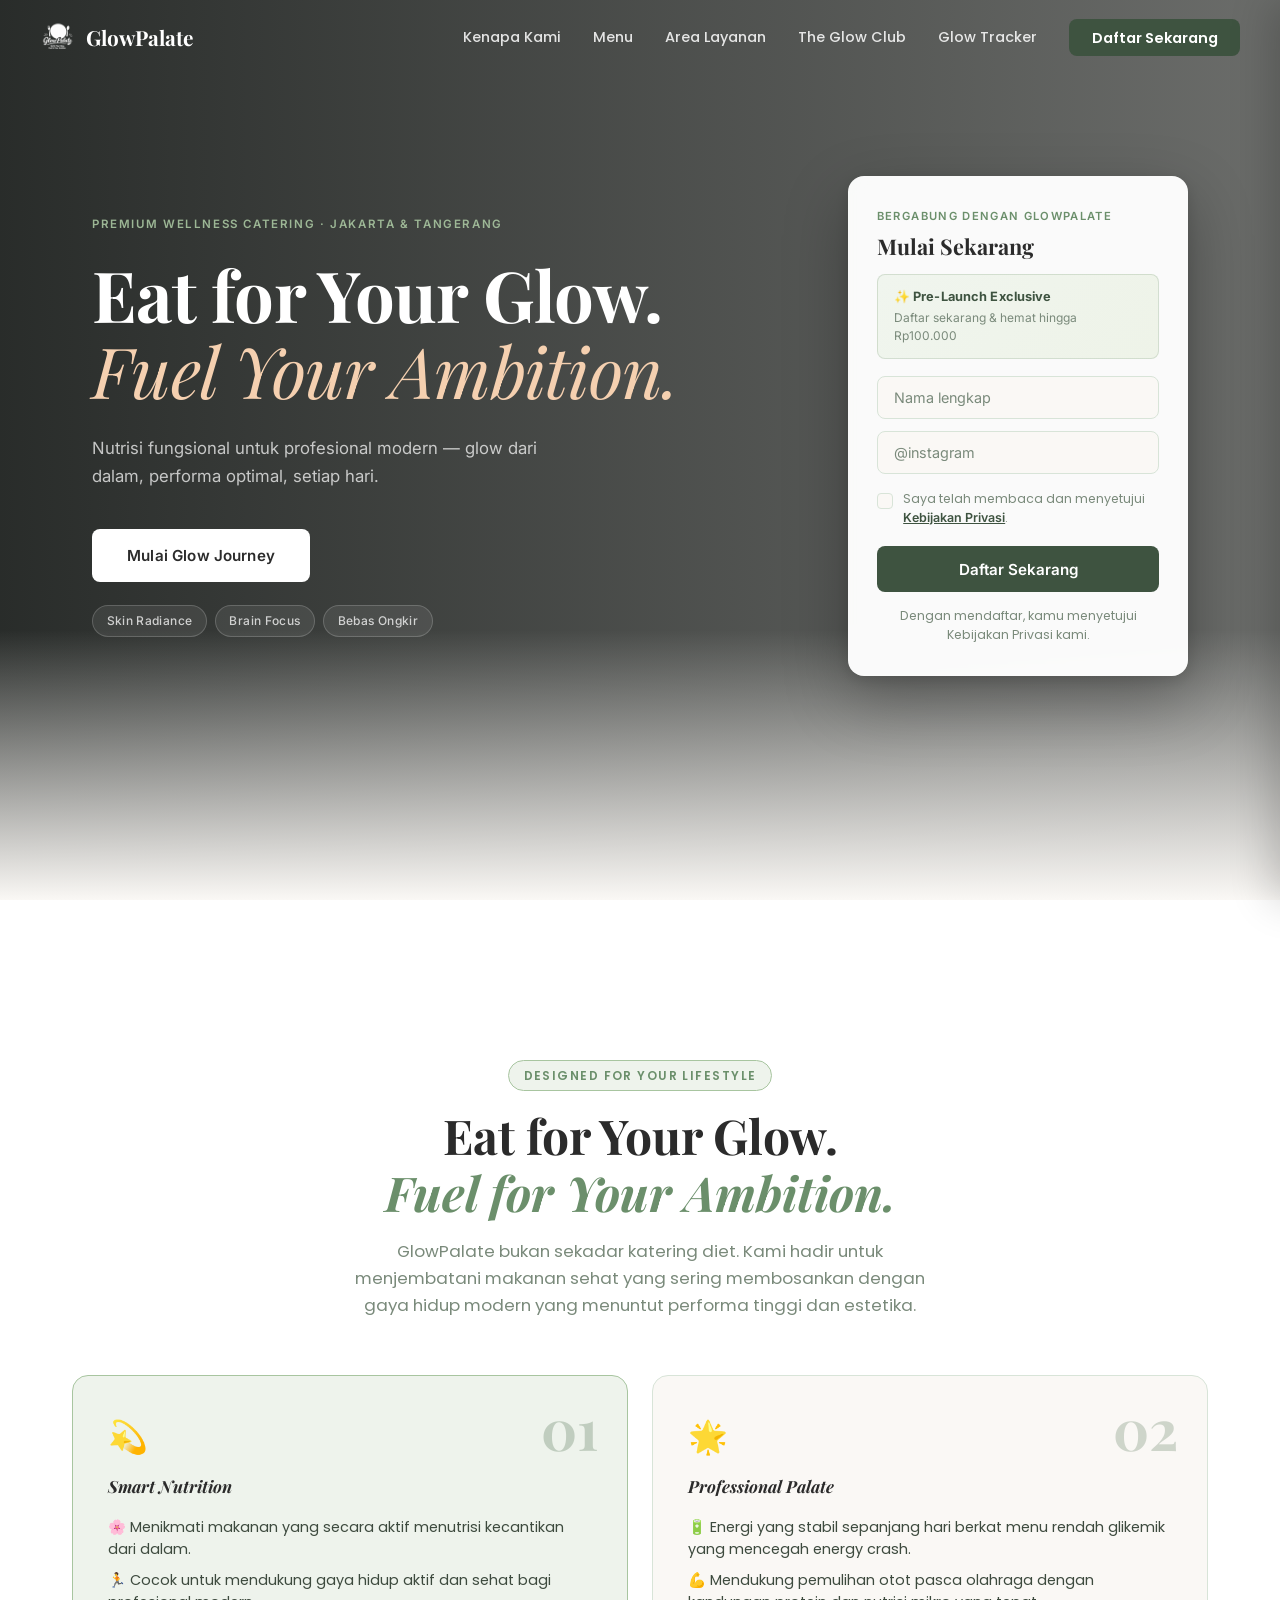
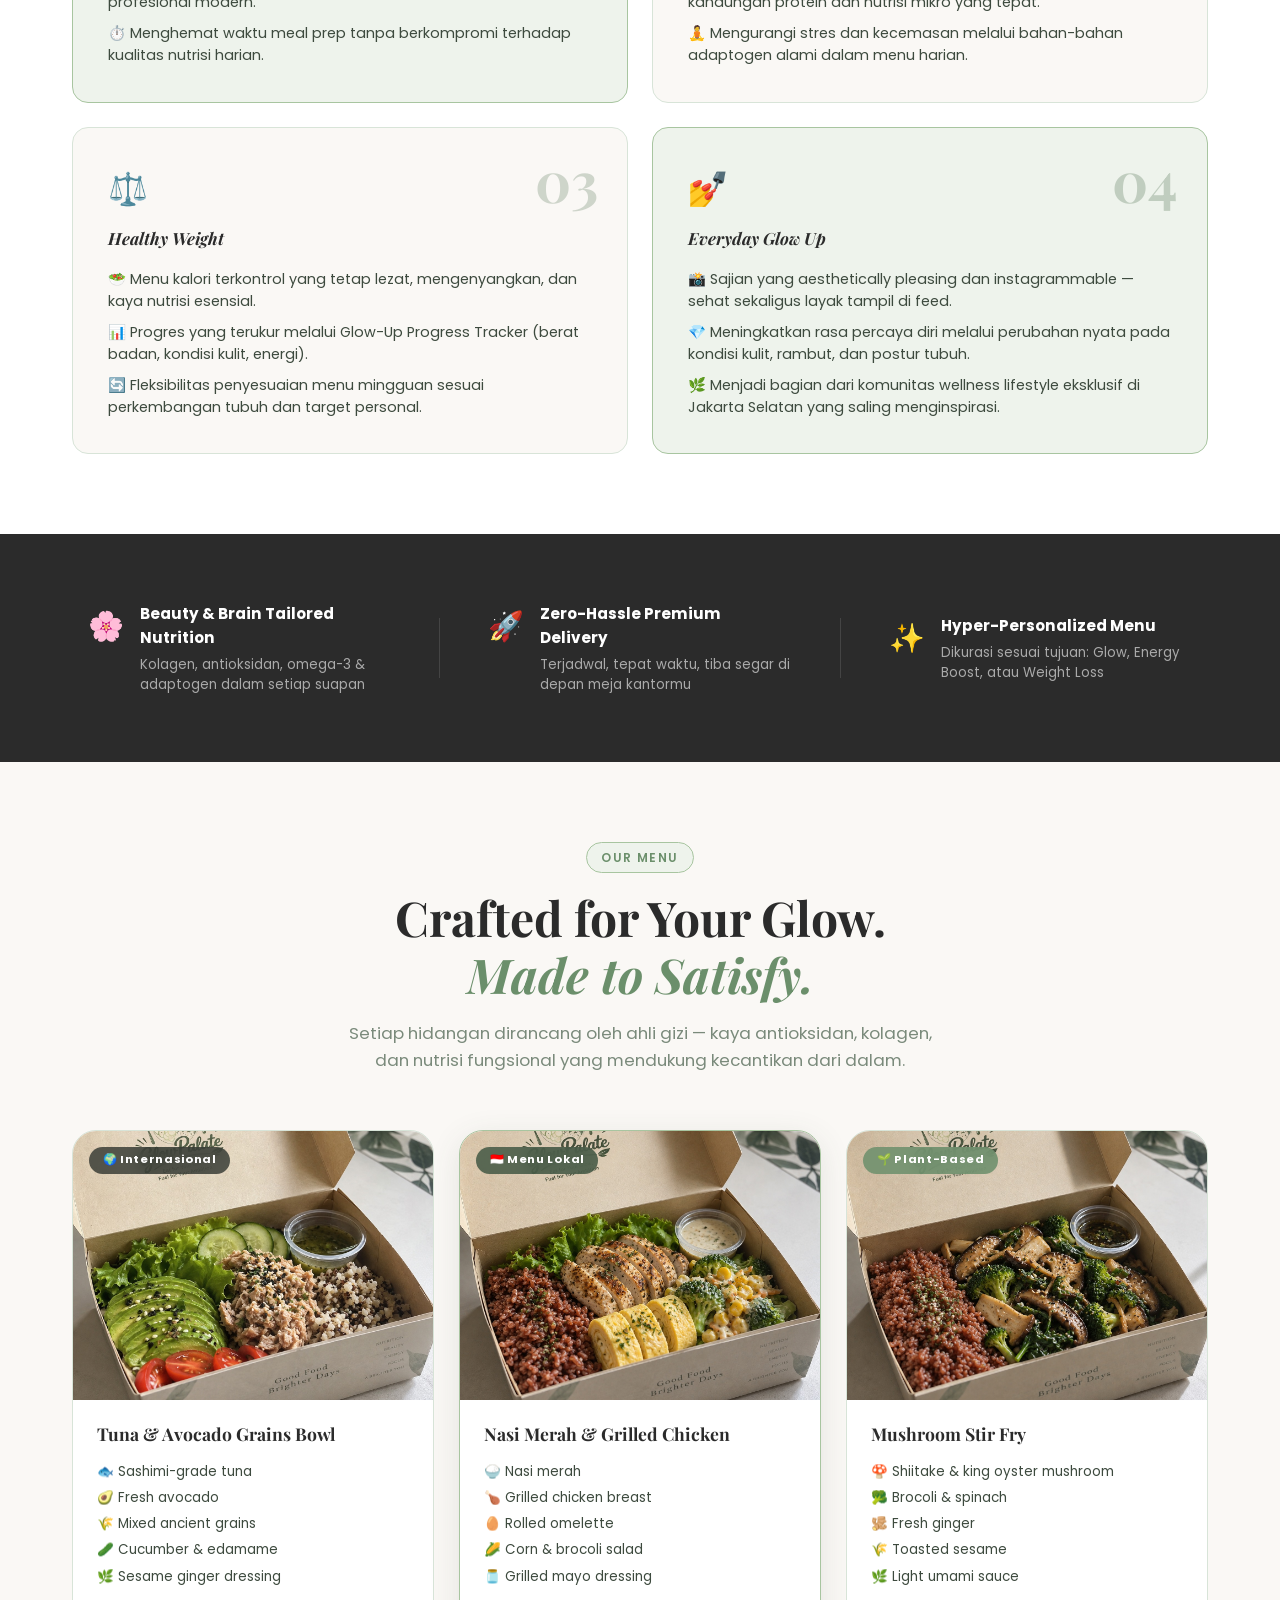
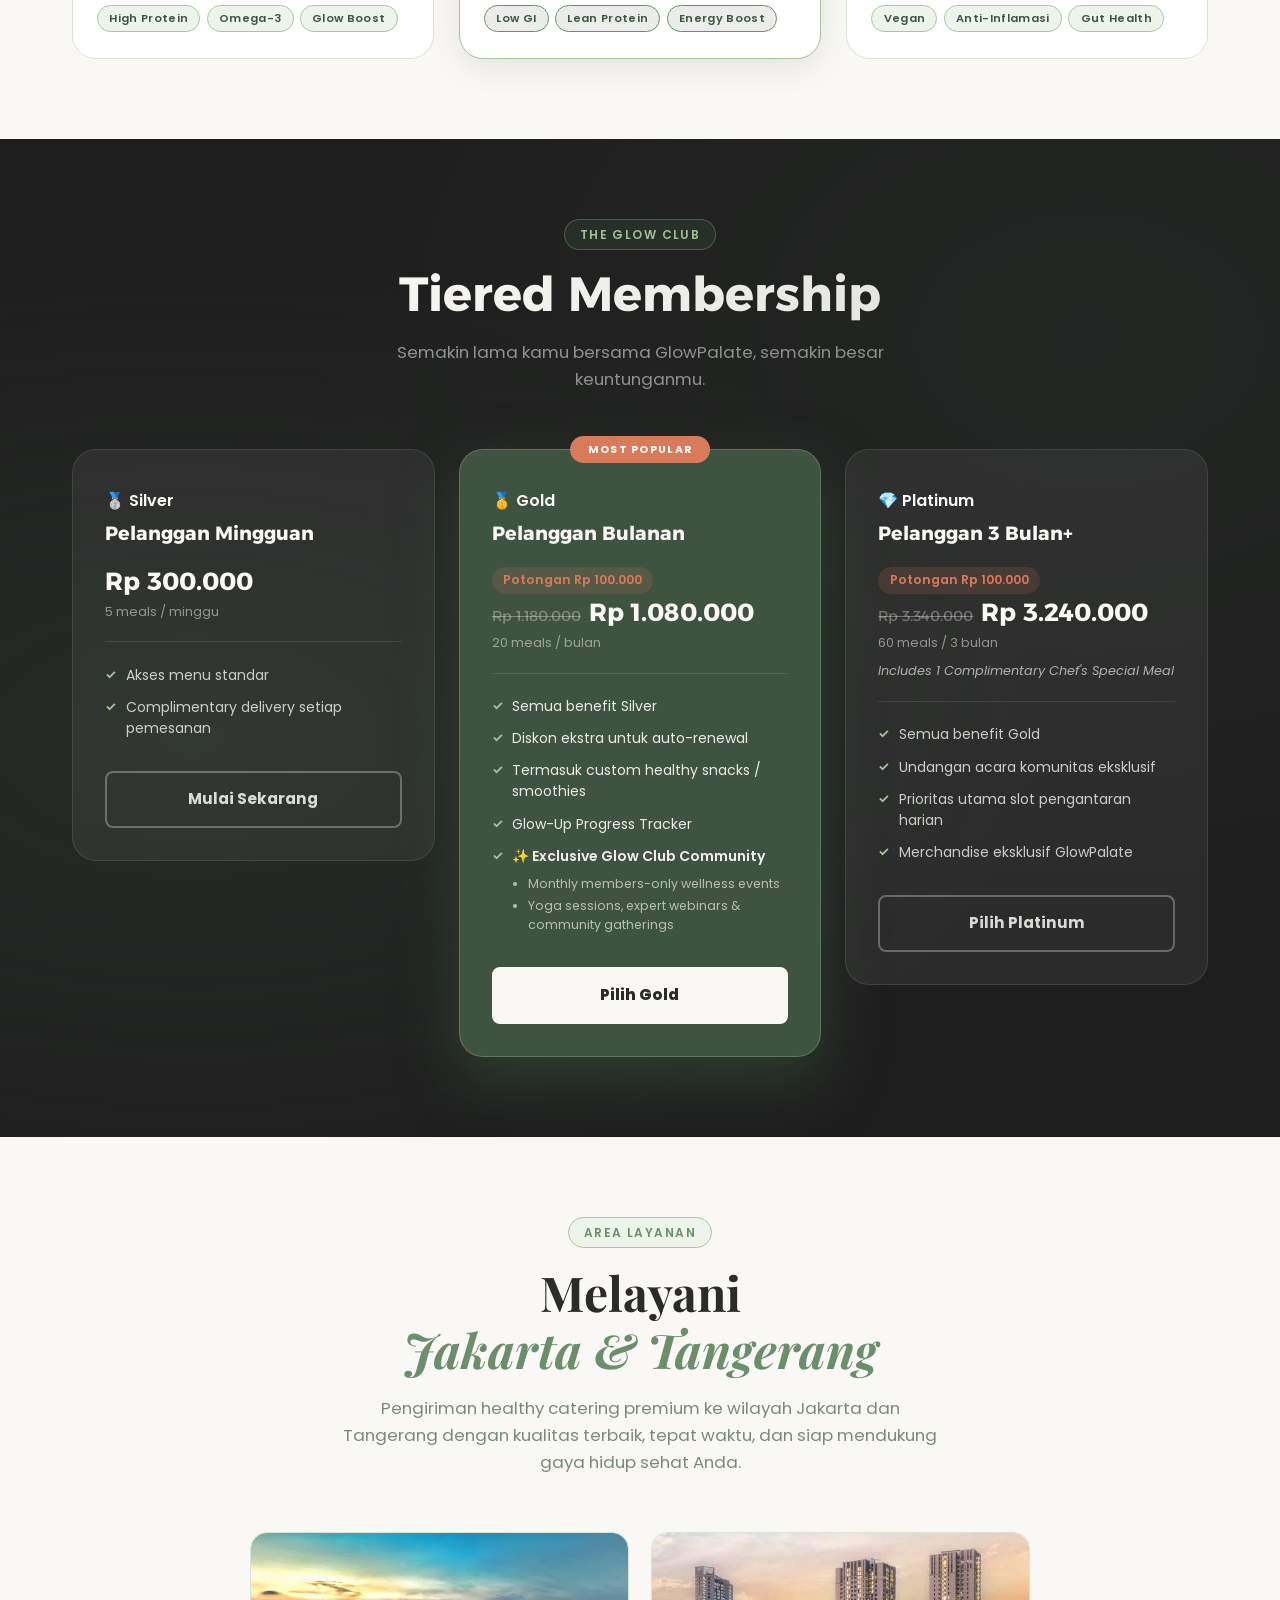
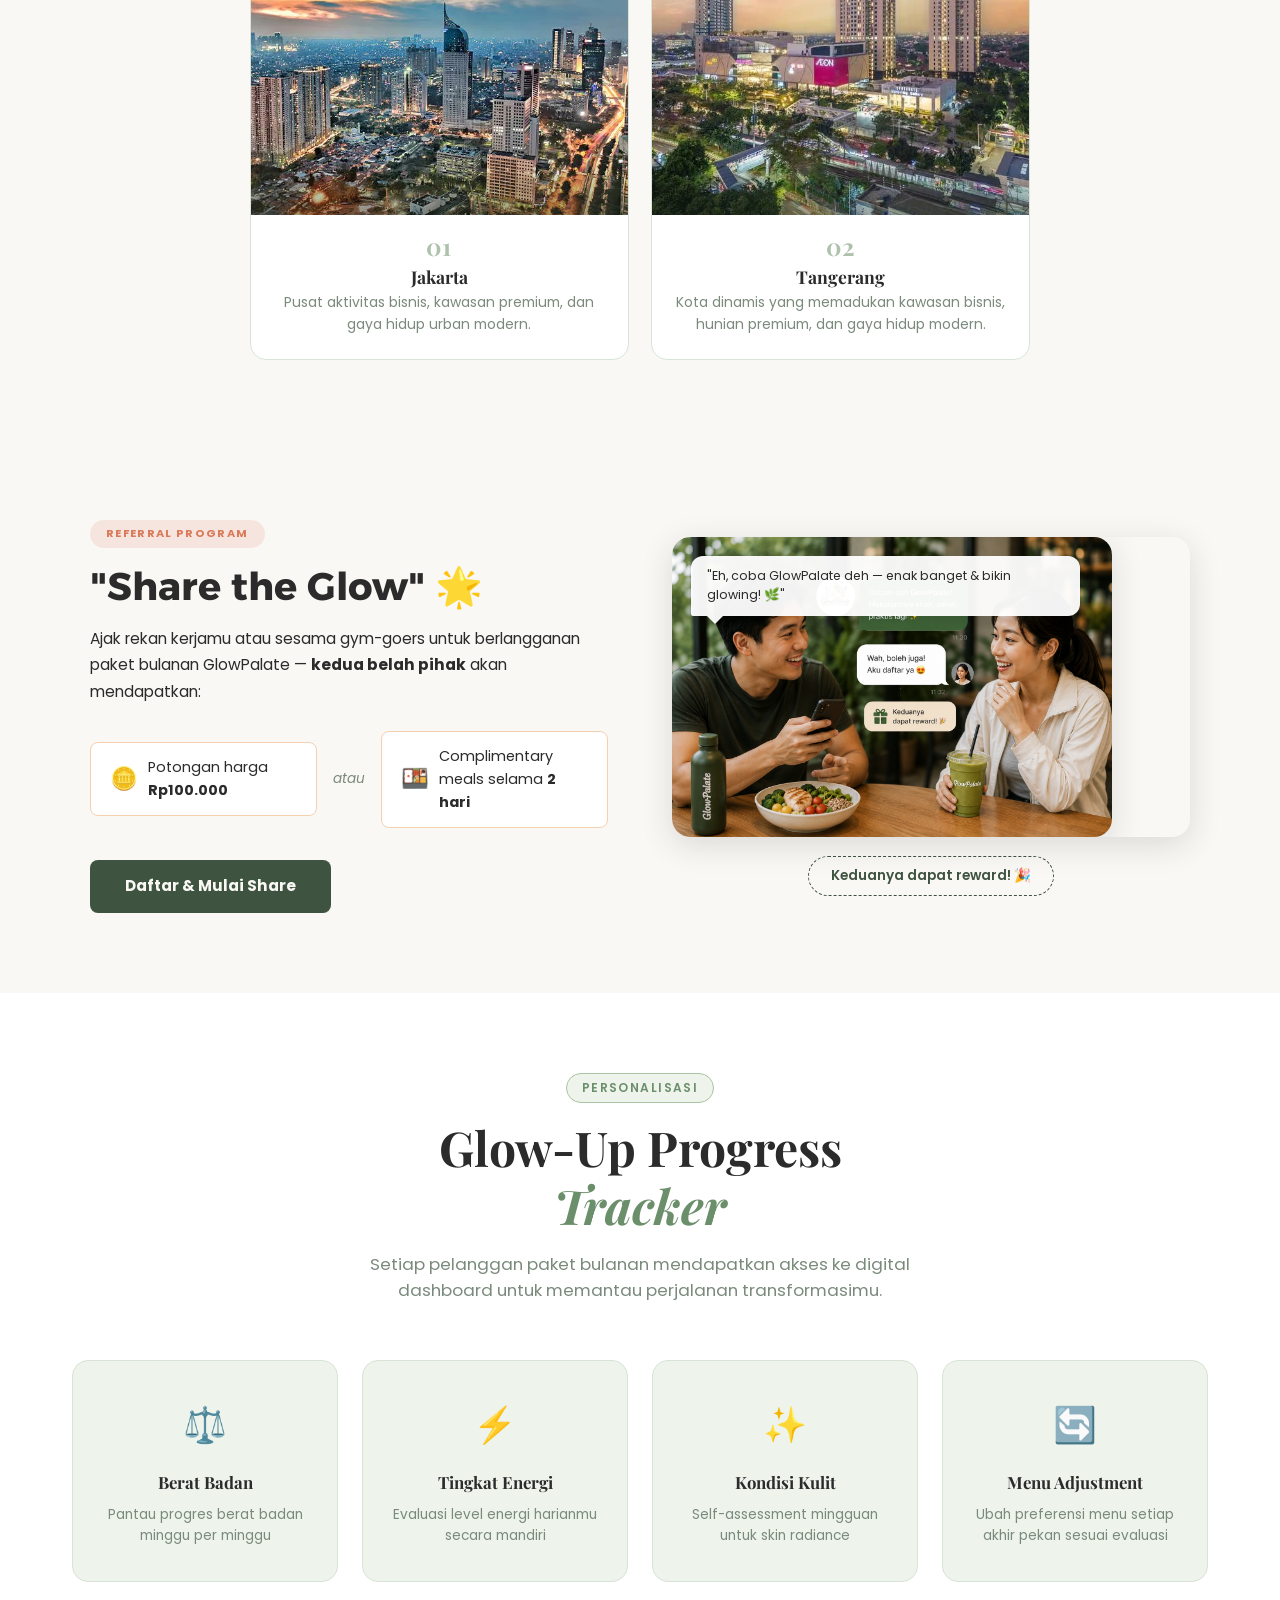
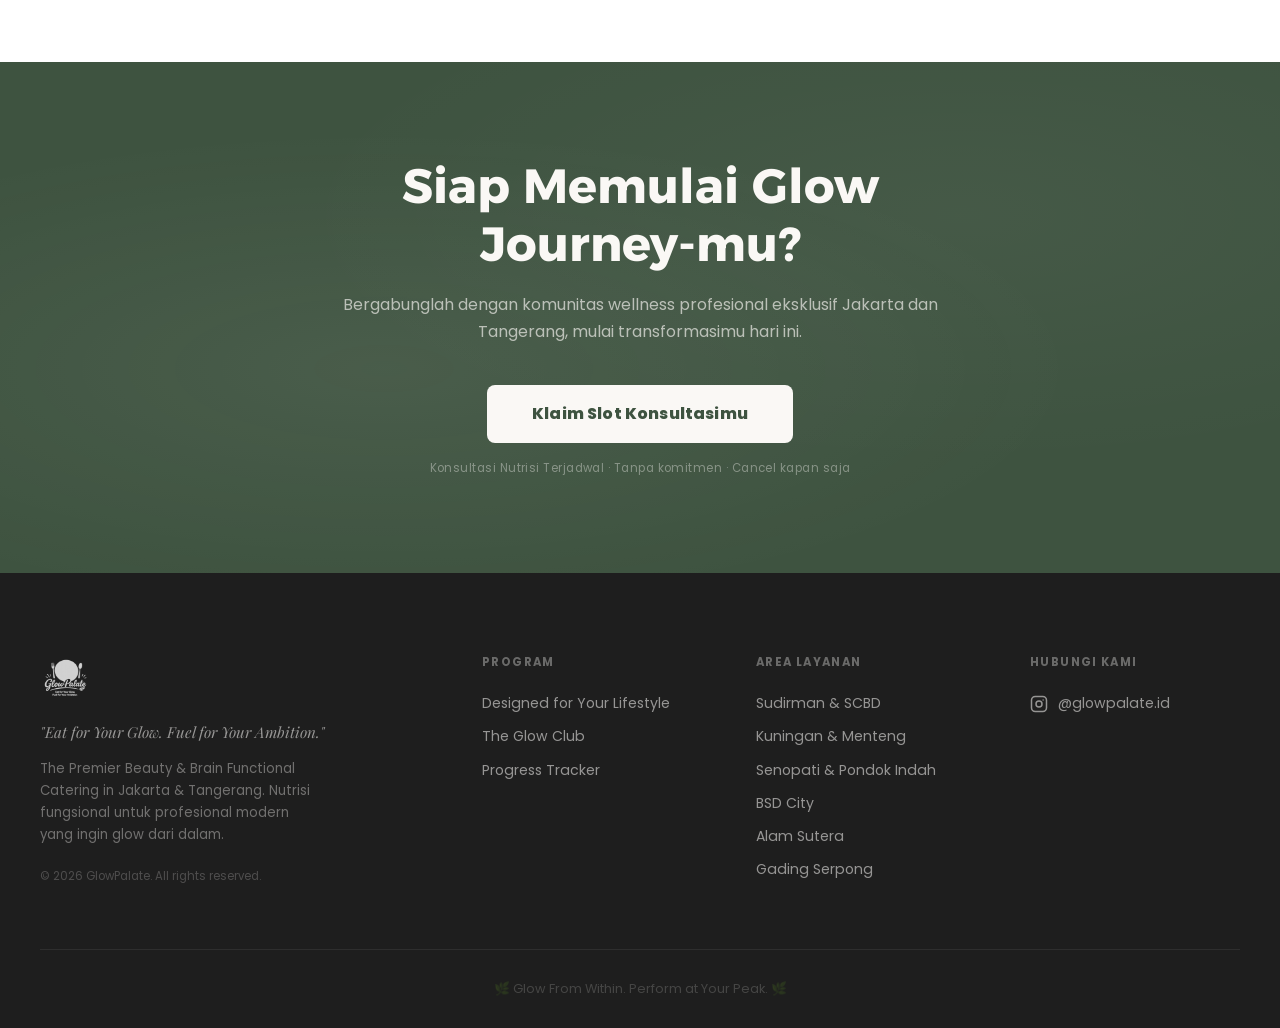
<file: index.html>
<!DOCTYPE html>
<html lang="id">
<head>
    <!-- Google tag (gtag.js) -->
    <script async src="https://www.googletagmanager.com/gtag/js?id=AW-18411018787"></script>
    <script>
      window.dataLayer = window.dataLayer || [];
      function gtag(){dataLayer.push(arguments);}
      gtag('js', new Date());
    
      gtag('config', 'AW-18411018787');
    </script>
    <!-- Event snippet for Submit lead form conversion page --> 
     <script> gtag('event', 'conversion', {'send_to': 'AW-18411018787/B3UtCLW-mfccEKO0h8tE'}); </script>
    <!-- Event snippet for Submit lead form (1) conversion page
    In your html page, add the snippet and call gtag_report_conversion when someone clicks on the chosen link or button. -->
    <script>
    function gtag_report_conversion(url) {
      var callback = function () {
        if (typeof(url) != 'undefined') {
          window.location = url;
        }
      };
      gtag('event', 'conversion', {
          'send_to': 'AW-18411018787/ktmQCOHBk_ccEKO0h8tE',
          'value': 1.0,
          'currency': 'IDR',
          'event_callback': callback
      });
      return false;
    }
    </script>
    <!-- Google Tag Manager -->
    <script>(function(w,d,s,l,i){w[l]=w[l]||[];w[l].push({'gtm.start':
    new Date().getTime(),event:'gtm.js'});var f=d.getElementsByTagName(s)[0],
    j=d.createElement(s),dl=l!='dataLayer'?'&l='+l:'';j.async=true;j.src=
    'https://www.googletagmanager.com/gtm.js?id='+i+dl;f.parentNode.insertBefore(j,f);
    })(window,document,'script','dataLayer','GTM-NGPTH489');</script>
    <!-- End Google Tag Manager -->
    <meta charset="UTF-8">
    <meta name="viewport" content="width=device-width, initial-scale=1.0">
    <link rel="stylesheet" href="style.css">
    <link rel="preconnect" href="https://fonts.googleapis.com">
    <link rel="preconnect" href="https://fonts.gstatic.com" crossorigin>
    <link href="https://fonts.googleapis.com/css2?family=Alexandria:wght@400;500;600;700;800&family=Poppins:ital,wght@0,300;0,400;0,500;0,600;0,700;1,400&family=Playfair+Display:ital,wght@0,400;0,700;1,400&family=Inter:wght@300;400;500;600;700&display=swap" rel="stylesheet">
    <link rel="icon" href="assets/logo_transparent.png" type="image/png">
    <meta name="facebook-domain-verification" content="vks4dm6hrpyfoizod0t7s5ltclt2m6" />
    <title>GlowPalate — Beauty & Brain Functional Catering</title>
    <!-- Meta Pixel Code -->
        <script>
        !function(f,b,e,v,n,t,s)
        {if(f.fbq)return;n=f.fbq=function(){n.callMethod?
        n.callMethod.apply(n,arguments):n.queue.push(arguments)};
        if(!f._fbq)f._fbq=n;n.push=n;n.loaded=!0;n.version='2.0';
        n.queue=[];t=b.createElement(e);t.async=!0;
        t.src=v;s=b.getElementsByTagName(e)[0];
        s.parentNode.insertBefore(t,s)}(window, document,'script',
        'https://connect.facebook.net/en_US/fbevents.js');
        fbq('init', '1693299671733516');
        fbq('track', 'PageView');
        </script>
        <noscript><img height="1" width="1" style="display:none"
        src="https://www.facebook.com/tr?id=1693299671733516&ev=PageView&noscript=1"
        /></noscript>
    <!-- End Meta Pixel Code -->
</head>
<body>
    <!-- Google Tag Manager (noscript) -->
    <noscript><iframe src="https://www.googletagmanager.com/ns.html?id=GTM-NGPTH489"
    height="0" width="0" style="display:none;visibility:hidden"></iframe></noscript>
    <!-- End Google Tag Manager (noscript) -->

    <!-- ===== NAVBAR ===== -->
    <nav class="navbar" id="mainNav">
        <div class="nav-container">
            <!-- Logo -->
            <a href="#" class="nav-logo">
                <img src="assets/logo_transparent.png" alt="GlowPalate Logo" class="logo-img">
                <span class="logo-text">GlowPalate</span>
            </a>
            <!-- Desktop links -->
            <ul class="nav-links">
                <li><a href="#value-props">Kenapa Kami</a></li>
                <li><a href="#menu">Menu</a></li>
                <li><a href="#service-area">Area Layanan</a></li>
                <li><a href="#loyalty">The Glow Club</a></li>
                <li><a href="#tracker">Glow Tracker</a></li>
                <li><a href="#daftar" class="nav-cta">Daftar Sekarang</a></li>
            </ul>
            <!-- Hamburger (mobile only) -->
            <button class="hamburger" id="hamburgerBtn" aria-label="Buka menu navigasi" aria-expanded="false" aria-controls="mobileMenu">
                <span class="hamburger-bar"></span>
                <span class="hamburger-bar"></span>
                <span class="hamburger-bar"></span>
            </button>
        </div>
    </nav>

    <!-- ===== OFFCANVAS MOBILE MENU ===== -->
    <div class="offcanvas-overlay" id="offcanvasOverlay"></div>
    <div class="offcanvas-menu" id="mobileMenu" role="dialog" aria-modal="true" aria-label="Menu navigasi">
        <div class="offcanvas-header">
            <a href="#" class="nav-logo offcanvas-logo">
                <img src="assets/logo_transparent.png" alt="GlowPalate Logo" class="logo-img logo-img--dark">
                <span class="logo-text logo-text--dark">GlowPalate</span>
            </a>
            <button class="offcanvas-close" id="offcanvasClose" aria-label="Tutup menu">✕</button>
        </div>
        <nav class="offcanvas-nav">
            <ul class="offcanvas-links">
                <li><a href="#value-props" class="offcanvas-link">Kenapa Kami</a></li>
                <li><a href="#menu" class="offcanvas-link">Menu</a></li>
                <li><a href="#service-area" class="offcanvas-link">Area Layanan</a></li>
                <li><a href="#loyalty" class="offcanvas-link">The Glow Club</a></li>
                <li><a href="#tracker" class="offcanvas-link">Glow Tracker</a></li>
            </ul>
            <div class="offcanvas-divider"></div>
            <a href="#daftar" class="btn-primary offcanvas-cta">Daftar Sekarang</a>
        </nav>
    </div>

    <!-- ===== HERO SECTION ===== -->
    <section class="hero" id="hero">
        <div class="hero-overlay"></div>
        <div class="hero-container">

            <!-- Left: Copy -->
            <div class="hero-copy">
                <p class="hero-eyebrow">Premium Wellness Catering · Jakarta &amp; Tangerang</p>
                <h1 class="hero-title">
                    Eat for Your Glow.<br>
                    <em>Fuel Your Ambition.</em>
                </h1>
                <p class="hero-subtitle">
                    Nutrisi fungsional untuk profesional modern — glow dari dalam, performa optimal, setiap hari.
                </p>
                <div class="hero-actions">
                    <a href="#daftar" class="btn-hero-primary">Mulai Glow Journey</a>
                    <div class="hero-badges">
                        <span class="badge">Skin Radiance</span>
                        <span class="badge">Brain Focus</span>
                        <span class="badge">Bebas Ongkir</span>
                    </div>
                </div>
            </div>

            <!-- Right: Registration Form -->
            <div class="hero-form-card" id="daftar">
                <p class="form-eyebrow">Bergabung dengan GlowPalate</p>
                <h2 class="form-title">Mulai Sekarang</h2>
                <div class="promo-banner">
                    <span class="promo-banner__title">✨ Pre-Launch Exclusive</span>
                    <span class="promo-banner__sub">Daftar sekarang &amp; hemat hingga Rp100.000</span>
                </div>
                <form class="signup-form" id="glowForm" onsubmit="handleSubmit(event)">
                    <div class="form-group">
                        <input type="text" id="nama" name="nama" placeholder="Nama lengkap" required>
                    </div>
                    <div class="form-group">
                        <input type="text" id="instagram" name="instagram" placeholder="@instagram" required>
                    </div>
                    <div class="form-group form-group--checkbox">
                        <label class="checkbox-label">
                            <input type="checkbox" id="privacyCheck" name="privacyCheck">
                            <span class="checkbox-custom"></span>
                            <span class="checkbox-text">Saya telah membaca dan menyetujui <button class="privacy-link" type="button" onclick="openPrivacy()">Kebijakan Privasi</button>.</span>
                        </label>
                        <p class="checkbox-error" id="privacyError">Harap setujui Kebijakan Privasi sebelum melanjutkan.</p>
                    </div>
                    <button type="submit" class="btn-primary form-btn" id="submitBtn" onclick="gtag_report_conversion();">Daftar Sekarang</button>
                </form>
                <p class="form-privacy-note">
                    Dengan mendaftar, kamu menyetujui Kebijakan Privasi kami.
                </p>
            </div>

        </div>

    </section>

    <!-- ===== VALUE PROPOSITIONS ===== -->
    <section class="value-props" id="value-props">
        <div class="section-container">
            <div class="section-header">
                <span class="section-label">Designed for Your Lifestyle</span>
                <h2 class="section-title">Eat for Your Glow.<br><em>Fuel for Your Ambition.</em></h2>
                <p class="section-desc">GlowPalate bukan sekadar katering diet. Kami hadir untuk menjembatani makanan sehat yang sering membosankan dengan gaya hidup modern yang menuntut performa tinggi dan estetika.</p>
            </div>

            <div class="vp-grid">
                <div class="vp-card vp-card--accent">
                    <span class="vp-number">01</span>
                    <div class="vp-icon">💫</div>
                    <h3>Smart Nutrition</h3>
                    <ul>
                        <li>🌸 Menikmati makanan yang secara aktif menutrisi kecantikan dari dalam.</li>
                        <li>🏃 Cocok untuk mendukung gaya hidup aktif dan sehat bagi profesional modern.</li>
                        <li>⏱️ Menghemat waktu meal prep tanpa berkompromi terhadap kualitas nutrisi harian.</li>
                    </ul>
                </div>
                <div class="vp-card">
                    <span class="vp-number">02</span>
                    <div class="vp-icon">🌟</div>
                    <h3>Professional Palate</h3>
                    <ul>
                        <li>🔋 Energi yang stabil sepanjang hari berkat menu rendah glikemik yang mencegah energy crash.</li>
                        <li>💪 Mendukung pemulihan otot pasca olahraga dengan kandungan protein dan nutrisi mikro yang tepat.</li>
                        <li>🧘 Mengurangi stres dan kecemasan melalui bahan-bahan adaptogen alami dalam menu harian.</li>
                    </ul>
                </div>
                <div class="vp-card">
                    <span class="vp-number">03</span>
                    <div class="vp-icon">⚖️</div>
                    <h3>Healthy Weight</h3>
                    <ul>
                        <li>🥗 Menu kalori terkontrol yang tetap lezat, mengenyangkan, dan kaya nutrisi esensial.</li>
                        <li>📊 Progres yang terukur melalui Glow-Up Progress Tracker (berat badan, kondisi kulit, energi).</li>
                        <li>🔄 Fleksibilitas penyesuaian menu mingguan sesuai perkembangan tubuh dan target personal.</li>
                    </ul>
                </div>
                <div class="vp-card vp-card--accent">
                    <span class="vp-number">04</span>
                    <div class="vp-icon">💅</div>
                    <h3>Everyday Glow Up</h3>
                    <ul>
                        <li>📸 Sajian yang aesthetically pleasing dan instagrammable — sehat sekaligus layak tampil di feed.</li>
                        <li>💎 Meningkatkan rasa percaya diri melalui perubahan nyata pada kondisi kulit, rambut, dan postur tubuh.</li>
                        <li>🌿 Menjadi bagian dari komunitas wellness lifestyle eksklusif di Jakarta Selatan yang saling menginspirasi.</li>
                    </ul>
                </div>
            </div>
        </div>
    </section>

    <!-- ===== USP STRIP ===== -->
    <section class="usp-strip">
        <div class="usp-container">
            <div class="usp-item">
                <span class="usp-icon">🌸</span>
                <div>
                    <strong>Beauty & Brain Tailored Nutrition</strong>
                    <p>Kolagen, antioksidan, omega-3 & adaptogen dalam setiap suapan</p>
                </div>
            </div>
            <div class="usp-divider"></div>
            <div class="usp-item">
                <span class="usp-icon">🚀</span>
                <div>
                    <strong>Zero-Hassle Premium Delivery</strong>
                    <p>Terjadwal, tepat waktu, tiba segar di depan meja kantormu</p>
                </div>
            </div>
            <div class="usp-divider"></div>
            <div class="usp-item">
                <span class="usp-icon">✨</span>
                <div>
                    <strong>Hyper-Personalized Menu</strong>
                    <p>Dikurasi sesuai tujuan: Glow, Energy Boost, atau Weight Loss</p>
                </div>
            </div>
        </div>
    </section>

    <!-- ===== MENU SECTION ===== -->
    <section class="menu-section" id="menu">
        <div class="section-container">
            <div class="section-header">
                <span class="section-label">Our Menu</span>
                <h2 class="section-title">Crafted for Your Glow.<br><em>Made to Satisfy.</em></h2>
                <p class="section-desc">Setiap hidangan dirancang oleh ahli gizi — kaya antioksidan, kolagen, dan nutrisi fungsional yang mendukung kecantikan dari dalam.</p>
            </div>

            <div class="menu-grid">

                <!-- Card 1: International -->
                <div class="menu-card">
                    <div class="menu-card__badge menu-card__badge--intl">🌍 Internasional</div>
                    <div class="menu-card__img-wrap">
                        <img
                            src="assets/TUNA.jpeg"
                            alt="Tuna & Avocado Grains Bowl"
                            class="menu-card__img"
                            loading="lazy"
                        >
                    </div>
                    <div class="menu-card__body">
                        <h3 class="menu-card__title">Tuna &amp; Avocado Grains Bowl</h3>
                        <ul class="menu-card__ingredients">
                            <li>🐟 Sashimi-grade tuna</li>
                            <li>🥑 Fresh avocado</li>
                            <li>🌾 Mixed ancient grains</li>
                            <li>🥒 Cucumber &amp; edamame</li>
                            <li>🌿 Sesame ginger dressing</li>
                        </ul>
                        <div class="menu-card__tags">
                            <span class="menu-tag">High Protein</span>
                            <span class="menu-tag">Omega-3</span>
                            <span class="menu-tag">Glow Boost</span>
                        </div>
                    </div>
                </div>

                <!-- Card 2: Local -->
                <div class="menu-card menu-card--featured">
                    <div class="menu-card__badge menu-card__badge--local">🇮🇩 Menu Lokal</div>
                    <div class="menu-card__img-wrap">
                        <img
                            src="assets/GRILLED CHICKEN.jpeg"
                            alt="Nasi Merah Grilled Chicken"
                            class="menu-card__img"
                            loading="lazy"
                        >
                    </div>
                    <div class="menu-card__body">
                        <h3 class="menu-card__title">Nasi Merah &amp; Grilled Chicken</h3>
                        <ul class="menu-card__ingredients">
                            <li>🍚 Nasi merah</li>
                            <li>🍗 Grilled chicken breast</li>
                            <li>🥚 Rolled omelette</li>
                            <li>🌽 Corn &amp; brocoli salad</li>
                            <li>🫙 Grilled mayo dressing</li>
                        </ul>
                        <div class="menu-card__tags">
                            <span class="menu-tag">Low GI</span>
                            <span class="menu-tag">Lean Protein</span>
                            <span class="menu-tag">Energy Boost</span>
                        </div>
                    </div>
                </div>

                <!-- Card 3: Vegetarian -->
                <div class="menu-card">
                    <div class="menu-card__badge menu-card__badge--veg">🌱 Plant-Based</div>
                    <div class="menu-card__img-wrap">
                        <img
                            src="assets/MUSHROOM.jpeg"
                            alt="Mushroom Stir Fry"
                            class="menu-card__img"
                            loading="lazy"
                        >
                    </div>
                    <div class="menu-card__body">
                        <h3 class="menu-card__title">Mushroom Stir Fry</h3>
                        <ul class="menu-card__ingredients">
                            <li>🍄 Shiitake &amp; king oyster mushroom</li>
                            <li>🥦 Brocoli &amp; spinach</li>
                            <li>🫚 Fresh ginger</li>
                            <li>🌾 Toasted sesame</li>
                            <li>🌿 Light umami sauce</li>
                        </ul>
                        <div class="menu-card__tags">
                            <span class="menu-tag">Vegan</span>
                            <span class="menu-tag">Anti-Inflamasi</span>
                            <span class="menu-tag">Gut Health</span>
                        </div>
                    </div>
                </div>

            </div>
        </div>
    </section>

    <!-- ===== PRICING TABLE ===== -->
    <section class="loyalty" id="loyalty">
        <div class="section-container">
            <div class="section-header">
                <span class="section-label">The Glow Club</span>
                <h2 class="section-title">Tiered Membership</h2>
                <p class="section-desc">Semakin lama kamu bersama GlowPalate, semakin besar keuntunganmu.</p>
            </div>

            <div class="pricing-grid">

                <!-- SILVER -->
                <div class="pricing-card pricing-card--dark">
                    <div class="pricing-tier">🥈 Silver</div>
                    <h3 class="pricing-plan">Pelanggan Mingguan</h3>
                    <div class="pricing-price-block">
                        <p class="pricing-price">Rp 300.000</p>
                        <p class="pricing-meals">5 meals / minggu</p>
                    </div>
                    <ul class="pricing-benefits">
                        <li>Akses menu standar</li>
                        <li>Complimentary delivery setiap pemesanan</li>
                    </ul>
                    <a href="#daftar" class="pricing-btn pricing-btn--outline">Mulai Sekarang</a>
                </div>

                <!-- GOLD -->
                <div class="pricing-card pricing-card--gold">
                    <div class="pricing-popular-badge">MOST POPULAR</div>
                    <div class="pricing-tier">🥇 Gold</div>
                    <h3 class="pricing-plan">Pelanggan Bulanan</h3>
                    <div class="pricing-price-block">
                        <p class="pricing-discount-label">Potongan Rp 100.000</p>
                        <p class="pricing-price">
                            <span class="pricing-price-strike">Rp 1.180.000</span>
                            Rp 1.080.000
                        </p>
                        <p class="pricing-meals">20 meals / bulan</p>
                    </div>
                    <ul class="pricing-benefits">
                        <li>Semua benefit Silver</li>
                        <li>Diskon ekstra untuk auto-renewal</li>
                        <li>Termasuk custom healthy snacks / smoothies</li>
                        <li>Glow-Up Progress Tracker</li>
                        <li class="pricing-community">
                            ✨ Exclusive Glow Club Community
                            <ul class="pricing-sub-list">
                                <li>Monthly members-only wellness events</li>
                                <li>Yoga sessions, expert webinars &amp; community gatherings</li>
                            </ul>
                        </li>
                    </ul>
                    <a href="#daftar" class="pricing-btn pricing-btn--solid">Pilih Gold</a>
                </div>

                <!-- PLATINUM -->
                <div class="pricing-card pricing-card--dark">
                    <div class="pricing-tier">💎 Platinum</div>
                    <h3 class="pricing-plan">Pelanggan 3 Bulan+</h3>
                    <div class="pricing-price-block">
                        <p class="pricing-discount-label">Potongan Rp 100.000</p>
                        <p class="pricing-price">
                            <span class="pricing-price-strike">Rp 3.340.000</span>
                            Rp 3.240.000
                        </p>
                        <p class="pricing-meals">60 meals / 3 bulan</p>
                        <p class="pricing-chef-note"><em>Includes 1 Complimentary Chef's Special Meal</em></p>
                    </div>
                    <ul class="pricing-benefits">
                        <li>Semua benefit Gold</li>
                        <li>Undangan acara komunitas eksklusif</li>
                        <li>Prioritas utama slot pengantaran harian</li>
                        <li>Merchandise eksklusif GlowPalate</li>
                    </ul>
                    <a href="#daftar" class="pricing-btn pricing-btn--outline">Pilih Platinum</a>
                </div>

            </div>
        </div>
    </section>

    <!-- ===== SERVICE AREA ===== -->
    <section class="service-area" id="service-area">
        <div class="section-container">
            <div class="section-header">
                <span class="section-label">Area Layanan</span>
                <h2 class="section-title">Melayani<br><em>Jakarta &amp; Tangerang</em></h2>
                <p class="section-desc">Pengiriman healthy catering premium ke wilayah Jakarta dan Tangerang dengan kualitas terbaik, tepat waktu, dan siap mendukung gaya hidup sehat Anda.</p>
            </div>

            <div class="area-grid area-grid--two">
                <div class="area-card">
                    <div class="area-card__img-wrap">
                        <picture>
                            <source srcset="assets/jakarta.webp" type="image/webp">
                            <img src="assets/jakarta.jpg" alt="Jakarta" class="area-card__img" loading="lazy">
                        </picture>
                        <div class="area-card__overlay"></div>
                    </div>
                    <div class="area-card__body">
                        <span class="area-number">01</span>
                        <h3>Jakarta</h3>
                        <p>Pusat aktivitas bisnis, kawasan premium, dan gaya hidup urban modern.</p>
                    </div>
                </div>
                <div class="area-card">
                    <div class="area-card__img-wrap">
                        <picture>
                            <source srcset="assets/tangerang.webp" type="image/webp">
                            <img src="assets/tangerang.jpeg" alt="Tangerang" class="area-card__img" loading="lazy">
                        </picture>
                        <div class="area-card__overlay"></div>
                    </div>
                    <div class="area-card__body">
                        <span class="area-number">02</span>
                        <h3>Tangerang</h3>
                        <p>Kota dinamis yang memadukan kawasan bisnis, hunian premium, dan gaya hidup modern.</p>
                    </div>
                </div>
            </div>
        </div>
    </section>

    <!-- ===== REFERRAL ===== -->
    <section class="referral">
        <div class="referral-container">

            <!-- Col Left: Content -->
            <div class="referral-content">
                <span class="referral-badge">REFERRAL PROGRAM</span>
                <h2 class="referral-heading">"Share the Glow" 🌟</h2>
                <p class="referral-desc">Ajak rekan kerjamu atau sesama gym-goers untuk berlangganan paket bulanan GlowPalate — <strong>kedua belah pihak</strong> akan mendapatkan:</p>
                <div class="referral-rewards">
                    <div class="referral-reward">
                        <span class="reward-icon">🪙</span>
                        <span>Potongan harga <strong>Rp100.000</strong></span>
                    </div>
                    <span class="reward-or"><em>atau</em></span>
                    <div class="referral-reward">
                        <span class="reward-icon">🍱</span>
                        <span>Complimentary meals selama <strong>2 hari</strong></span>
                    </div>
                </div>
                <a href="#daftar" class="referral-cta-btn">Daftar &amp; Mulai Share</a>
            </div>

            <!-- Col Right: Visual -->
            <div class="referral-visual">
                <div class="referral-img-wrap">
                    <!-- Chat bubble overlay -->
                    <div class="referral-chat-bubble">
                        <p>"Eh, coba GlowPalate deh — enak banget &amp; bikin glowing! 🌿"</p>
                    </div>
                    <img src="assets/referral-section.jpeg" alt="Referral Program GlowPalate" class="referral-img">
                </div>
                <div class="referral-bonus-pill">
                    <span>Keduanya dapat reward! 🎉</span>
                </div>
            </div>

        </div>
    </section>

    <!-- ===== TRACKER / TRACKER SECTION ===== -->
    <section class="tracker" id="tracker">
        <div class="section-container">
            <div class="section-header">
                <span class="section-label">Personalisasi</span>
                <h2 class="section-title">Glow-Up Progress<br><em>Tracker</em></h2>
                <p class="section-desc">Setiap pelanggan paket bulanan mendapatkan akses ke digital dashboard untuk memantau perjalanan transformasimu.</p>
            </div>
            <div class="tracker-features">
                <div class="tracker-item">
                    <span class="tracker-icon">⚖️</span>
                    <h4>Berat Badan</h4>
                    <p>Pantau progres berat badan minggu per minggu</p>
                </div>
                <div class="tracker-item">
                    <span class="tracker-icon">⚡</span>
                    <h4>Tingkat Energi</h4>
                    <p>Evaluasi level energi harianmu secara mandiri</p>
                </div>
                <div class="tracker-item">
                    <span class="tracker-icon">✨</span>
                    <h4>Kondisi Kulit</h4>
                    <p>Self-assessment mingguan untuk skin radiance</p>
                </div>
                <div class="tracker-item">
                    <span class="tracker-icon">🔄</span>
                    <h4>Menu Adjustment</h4>
                    <p>Ubah preferensi menu setiap akhir pekan sesuai evaluasi</p>
                </div>
            </div>
        </div>
    </section>

    <!-- ===== PRE-FOOTER BANNER ===== -->
    <section class="cta-bottom">
        <div class="cta-container">
            <h2 class="cta-heading">Siap Memulai Glow Journey-mu?</h2>
            <p class="cta-sub">Bergabunglah dengan komunitas wellness profesional eksklusif Jakarta dan Tangerang, mulai transformasimu hari ini.</p>
            <a href="#daftar" class="cta-btn-main">Klaim Slot Konsultasimu</a>
            <p class="cta-micro">Konsultasi Nutrisi Terjadwal · Tanpa komitmen · Cancel kapan saja</p>
        </div>
    </section>

    <!-- ===== FOOTER ===== -->
    <footer class="footer">
        <div class="footer-container">
            <!-- Col 1: Brand -->
            <div class="footer-brand">
                <img src="assets/logo_transparent.png" alt="GlowPalate" class="footer-logo">
                <p class="footer-tagline"><em>"Eat for Your Glow. Fuel for Your Ambition."</em></p>
                <p class="footer-copy">The Premier Beauty &amp; Brain Functional Catering in Jakarta &amp; Tangerang. Nutrisi fungsional untuk profesional modern yang ingin glow dari dalam.</p>
                <p class="footer-rights">© 2026 GlowPalate. All rights reserved.</p>
            </div>
            <!-- Col 2: Program -->
            <div class="footer-col">
                <h4>PROGRAM</h4>
                <ul>
                    <li><a href="#value-props">Designed for Your Lifestyle</a></li>
                    <li><a href="#loyalty">The Glow Club</a></li>
                    <li><a href="#tracker">Progress Tracker</a></li>
                </ul>
            </div>
            <!-- Col 3: Area Layanan -->
            <div class="footer-col">
                <h4>AREA LAYANAN</h4>
                <ul>
                    <li>Sudirman &amp; SCBD</li>
                    <li>Kuningan &amp; Menteng</li>
                    <li>Senopati &amp; Pondok Indah</li>
                    <li>BSD City</li>
                    <li>Alam Sutera</li>
                    <li>Gading Serpong</li>
                </ul>
            </div>
            <!-- Col 4: Hubungi Kami -->
            <div class="footer-col">
                <h4>HUBUNGI KAMI</h4>
                <ul>
                    <li>
                        <a href="https://instagram.com/glowpalate.id" target="_blank" class="footer-social-link">
                            <svg class="footer-social-icon" viewBox="0 0 24 24" fill="none" xmlns="http://www.w3.org/2000/svg" aria-hidden="true">
                                <rect x="2" y="2" width="20" height="20" rx="5" ry="5" stroke="currentColor" stroke-width="2"/>
                                <circle cx="12" cy="12" r="4" stroke="currentColor" stroke-width="2"/>
                                <circle cx="17.5" cy="6.5" r="1" fill="currentColor"/>
                            </svg>
                            @glowpalate.id
                        </a>
                    </li>
                </ul>
            </div>
        </div>
        <div class="footer-bottom">
            <p>🌿 Glow From Within. Perform at Your Peak. 🌿</p>
        </div>
    </footer>

    <!-- ===== THANK YOU MODAL ===== -->
    <div class="modal-overlay" id="thankYouModal" role="dialog" aria-modal="true" aria-labelledby="modalTitle">
        <div class="modal-card">
            <div class="modal-icon">🌿</div>
            <h2 id="modalTitle">Terima Kasih!</h2>
            <p>Kamu sudah terdaftar sebagai bagian dari komunitas <strong>GlowPalate</strong>.</p>
            <p class="modal-note">Kami akan menghubungimu via Instagram segera. <em>Stay tuned!</em></p>
            <button class="btn-primary" onclick="closeModal()">Tutup</button>
        </div>
    </div>

    <!-- ===== PRIVACY POLICY MODAL ===== -->
    <div class="modal-overlay" id="privacyModal" role="dialog" aria-modal="true" aria-labelledby="privacyTitle">
        <div class="modal-card modal-card--privacy">
            <div class="modal-card__header">
                <h2 id="privacyTitle">Kebijakan Privasi GlowPalate</h2>
                <button class="modal-close" onclick="closePrivacy()" aria-label="Tutup">✕</button>
            </div>
            <div class="privacy-content">
                <p>Kebijakan Privasi ini dibuat untuk melindungi informasi pribadi yang dikumpulkan selama Anda mengunjungi dan menggunakan website <strong>GlowPalate</strong> di <strong>https://glowpalate.my.id</strong>.</p>
                <p>GlowPalate menghargai privasi setiap pengguna dan berkomitmen untuk menjaga keamanan, kerahasiaan, serta penggunaan Data Pribadi sesuai dengan kebijakan yang berlaku. Dengan mengakses atau menggunakan website GlowPalate, Anda dianggap telah membaca, memahami, dan menyetujui seluruh ketentuan dalam Kebijakan Privasi ini.</p>
                <p>GlowPalate berhak memperbarui Kebijakan Privasi ini sewaktu-waktu. Setiap perubahan akan berlaku sejak dipublikasikan di website <strong>https://glowpalate.my.id</strong>.</p>

                <h3>A. Pengumpulan Data Pribadi</h3>
                <p>GlowPalate mengumpulkan Data Pribadi hanya untuk mendukung proses pendaftaran pre-launch, komunikasi dengan calon pelanggan, serta peningkatan kualitas layanan kami. Kami tidak akan menjual, memperjualbelikan, ataupun membagikan Data Pribadi Anda kepada pihak lain tanpa persetujuan, kecuali apabila diwajibkan oleh hukum.</p>
                <p>Pada tahap pre-launch, informasi yang kami kumpulkan adalah <strong>Username Instagram</strong>, yang digunakan untuk mengidentifikasi peserta pre-launch, menghubungi Anda terkait program atau peluncuran GlowPalate, serta memberikan informasi pembaruan layanan, promo, atau penawaran khusus.</p>
                <p>Pemberian username Instagram bersifat sukarela. Namun, apabila Anda memilih untuk tidak memberikannya, Anda mungkin tidak dapat mengikuti program pre-launch GlowPalate.</p>

                <h3>B. Keamanan Data dan Transaksi</h3>
                <p>GlowPalate berkomitmen menjaga keamanan informasi pribadi Anda. Apabila transaksi pembayaran dilakukan melalui layanan pihak ketiga (payment gateway), proses pembayaran akan menggunakan sistem keamanan yang memenuhi standar industri, termasuk enkripsi melalui teknologi SSL atau teknologi keamanan lain yang setara.</p>
                <p>Meskipun kami berupaya menjaga keamanan data sebaik mungkin, tidak ada metode transmisi data melalui internet yang dapat dijamin sepenuhnya bebas dari risiko.</p>

                <h3>C. Informasi Promo dan Komunikasi</h3>
                <p>Dengan memberikan username Instagram kepada GlowPalate, Anda menyetujui bahwa GlowPalate dapat menghubungi Anda melalui Instagram terkait informasi peluncuran, promo dan penawaran khusus, pembaruan layanan atau produk, serta informasi lain yang berkaitan dengan program pre-launch.</p>

                <h3>D. Pertanyaan dan Pengaduan</h3>
                <p>Apabila Anda memiliki pertanyaan, masukan, atau pengaduan mengenai Kebijakan Privasi maupun penggunaan Data Pribadi, silakan menghubungi tim GlowPalate melalui kontak yang tersedia di website <strong>https://glowpalate.my.id</strong>.</p>

                <h3>E. Perubahan Kebijakan Privasi</h3>
                <p>GlowPalate dapat melakukan perubahan atau pembaruan terhadap Kebijakan Privasi ini sewaktu-waktu. Versi terbaru akan selalu tersedia di <strong>https://glowpalate.my.id</strong>. Dengan tetap menggunakan website setelah adanya pembaruan, Anda dianggap telah menyetujui Kebijakan Privasi yang telah diperbarui.</p>
            </div>
            <button class="btn-primary" onclick="closePrivacy()">Mengerti</button>
        </div>
    </div>

    <script>
        // ── Google Apps Script URL ──────────────────────────────────────────
        // GANTI dengan Web App URL dari deployment Apps Script kamu
        const APPS_SCRIPT_URL = 'https://script.google.com/macros/s/AKfycbzy3mJBZHp4jg186WITUkjDbATIqTT9xU21dX2XlFk7VSf7awVr-we3rIM_w7eMTIs/exec';


        // ── Navbar scroll ───────────────────────────────────────────────────
        const navbar = document.querySelector('.navbar');
        window.addEventListener('scroll', () => {
            navbar.classList.toggle('scrolled', window.scrollY > 50);
        });

        // ── Offcanvas mobile menu ───────────────────────────────────────────
        const hamburgerBtn = document.getElementById('hamburgerBtn');
        const offcanvasMenu = document.getElementById('mobileMenu');
        const offcanvasOverlay = document.getElementById('offcanvasOverlay');
        const offcanvasClose = document.getElementById('offcanvasClose');

        function openMenu() {
            offcanvasMenu.classList.add('active');
            offcanvasOverlay.classList.add('active');
            hamburgerBtn.classList.add('is-open');
            hamburgerBtn.setAttribute('aria-expanded', 'true');
            document.body.style.overflow = 'hidden';
        }

        function closeMenu() {
            offcanvasMenu.classList.remove('active');
            offcanvasOverlay.classList.remove('active');
            hamburgerBtn.classList.remove('is-open');
            hamburgerBtn.setAttribute('aria-expanded', 'false');
            document.body.style.overflow = '';
        }

        hamburgerBtn.addEventListener('click', openMenu);
        offcanvasClose.addEventListener('click', closeMenu);
        offcanvasOverlay.addEventListener('click', closeMenu);

        // Auto-close on nav link click
        document.querySelectorAll('.offcanvas-link, .offcanvas-cta').forEach(link => {
            link.addEventListener('click', closeMenu);
        });

        // Close on Escape
        document.addEventListener('keydown', e => {
            if (e.key === 'Escape') closeMenu();
        });

        // ── Form submit ─────────────────────────────────────────────────────
        async function handleSubmit(e) {
            e.preventDefault();
            const btn = document.getElementById('submitBtn');
            const nama = document.getElementById('nama').value.trim();
            const instagram = document.getElementById('instagram').value.trim();
            const privacyCheck = document.getElementById('privacyCheck');
            const privacyError = document.getElementById('privacyError');

            if (!privacyCheck.checked) {
                privacyError.classList.add('visible');
                privacyCheck.focus();
                return;
            }
            privacyError.classList.remove('visible');

            btn.textContent = 'Mengirim...';
            btn.disabled = true;

            try {
                const formData = new FormData();
                formData.append('nama', nama);
                formData.append('instagram', instagram);
                formData.append('timestamp', new Date().toLocaleString('id-ID'));

                await fetch(APPS_SCRIPT_URL, {
                    method: 'POST',
                    body: formData,
                    mode: 'no-cors'
                });
            } catch (err) {
                console.log('Submit error:', err);
            }

            document.getElementById('glowForm').reset();
            btn.textContent = 'Daftar Sekarang';
            btn.disabled = false;
            openModal();
        }

        // ── Modal Thank You ─────────────────────────────────────────────────
        function openModal() {
            document.getElementById('thankYouModal').classList.add('active');
            document.body.style.overflow = 'hidden';
        }
        function closeModal() {
            document.getElementById('thankYouModal').classList.remove('active');
            document.body.style.overflow = '';
        }

        // ── Privacy Policy Modal ────────────────────────────────────────────
        function openPrivacy() {
            document.getElementById('privacyModal').classList.add('active');
            document.body.style.overflow = 'hidden';
        }
        function closePrivacy() {
            document.getElementById('privacyModal').classList.remove('active');
            document.body.style.overflow = '';
        }

        // Klik overlay untuk tutup modal
        document.querySelectorAll('.modal-overlay').forEach(overlay => {
            overlay.addEventListener('click', function(e) {
                if (e.target === this) {
                    this.classList.remove('active');
                    document.body.style.overflow = '';
                }
            });
        });

        // Tekan Escape untuk tutup modal
        document.addEventListener('keydown', e => {
            if (e.key === 'Escape') {
                document.querySelectorAll('.modal-overlay.active').forEach(m => {
                    m.classList.remove('active');
                });
                document.body.style.overflow = '';
            }
        });

        // ── Intersection Observer (fade-in) ─────────────────────────────────
        const observer = new IntersectionObserver((entries) => {
            entries.forEach(entry => {
                if (entry.isIntersecting) entry.target.classList.add('visible');
            });
        }, { threshold: 0.1 });

        document.querySelectorAll('.vp-card, .area-card, .pricing-card, .tracker-item, .menu-card').forEach(el => {
            observer.observe(el);
        });
    </script>
</body>
</html>
</file>
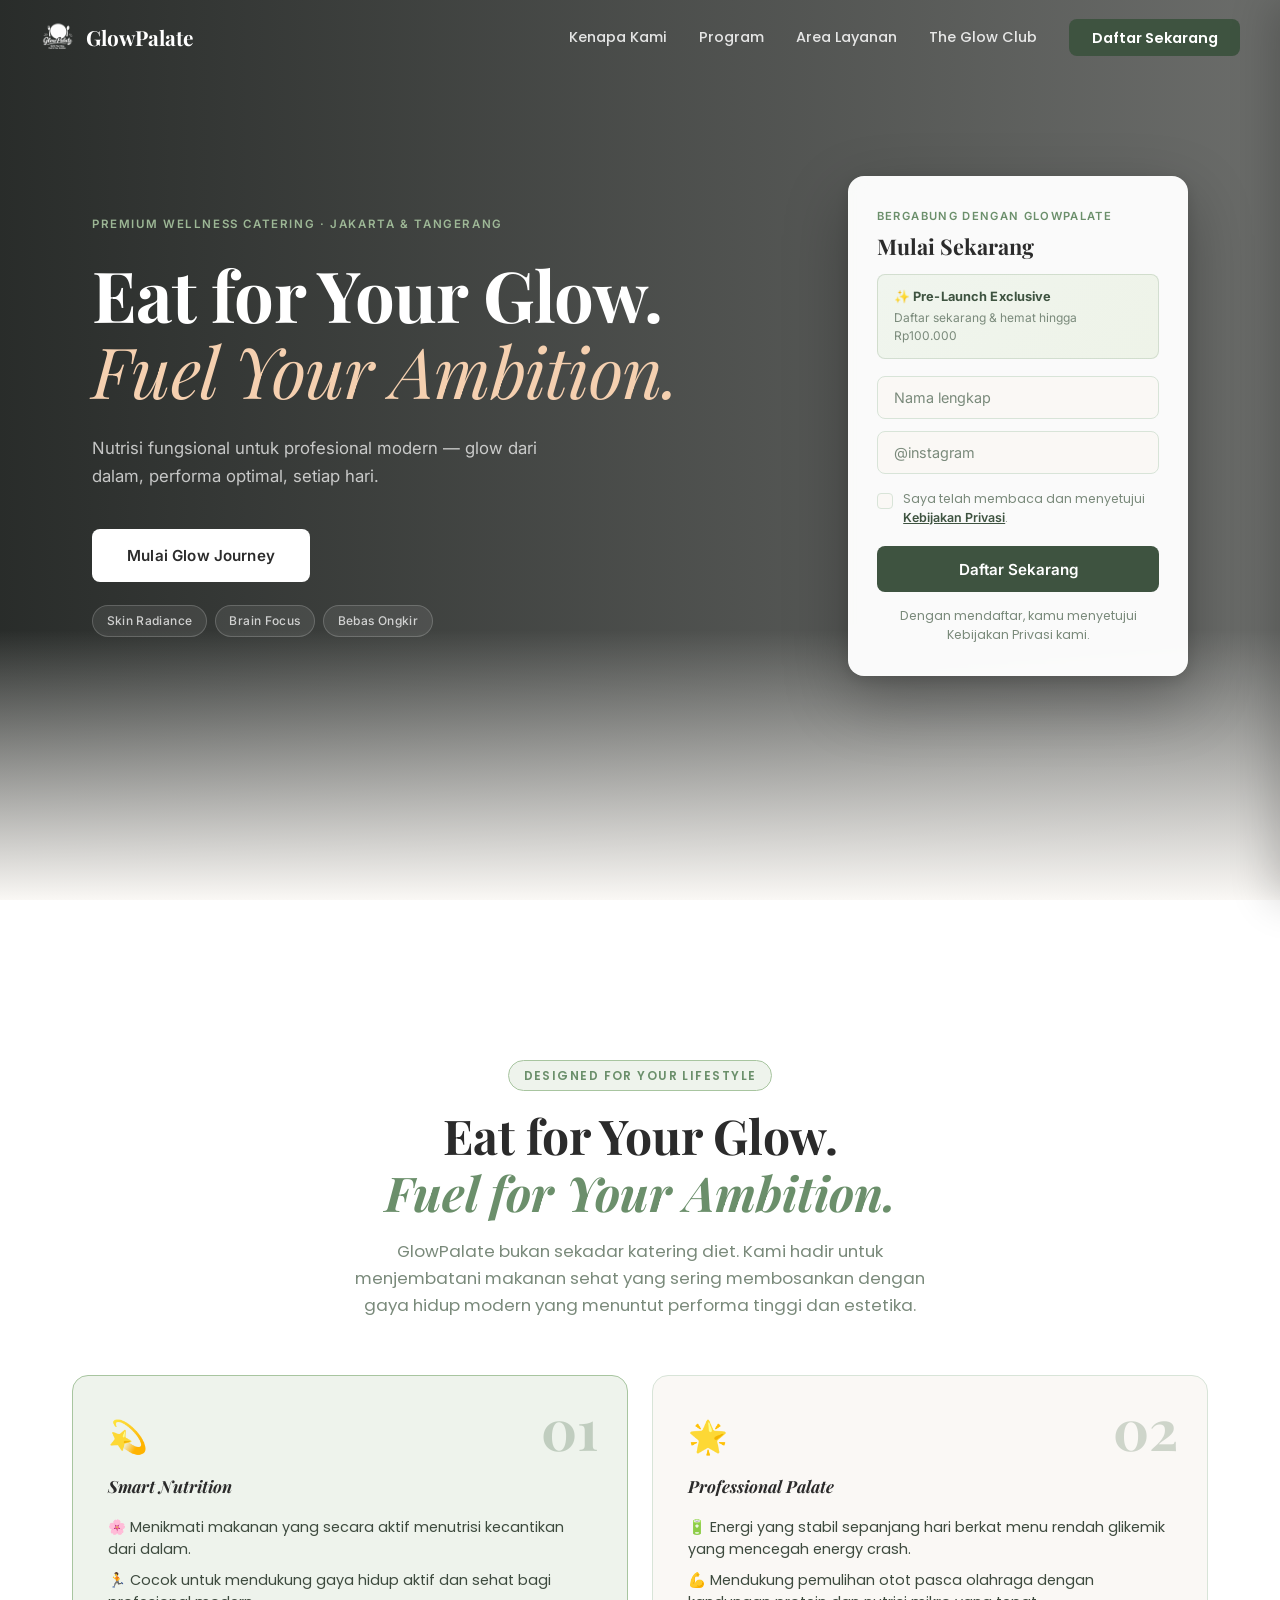
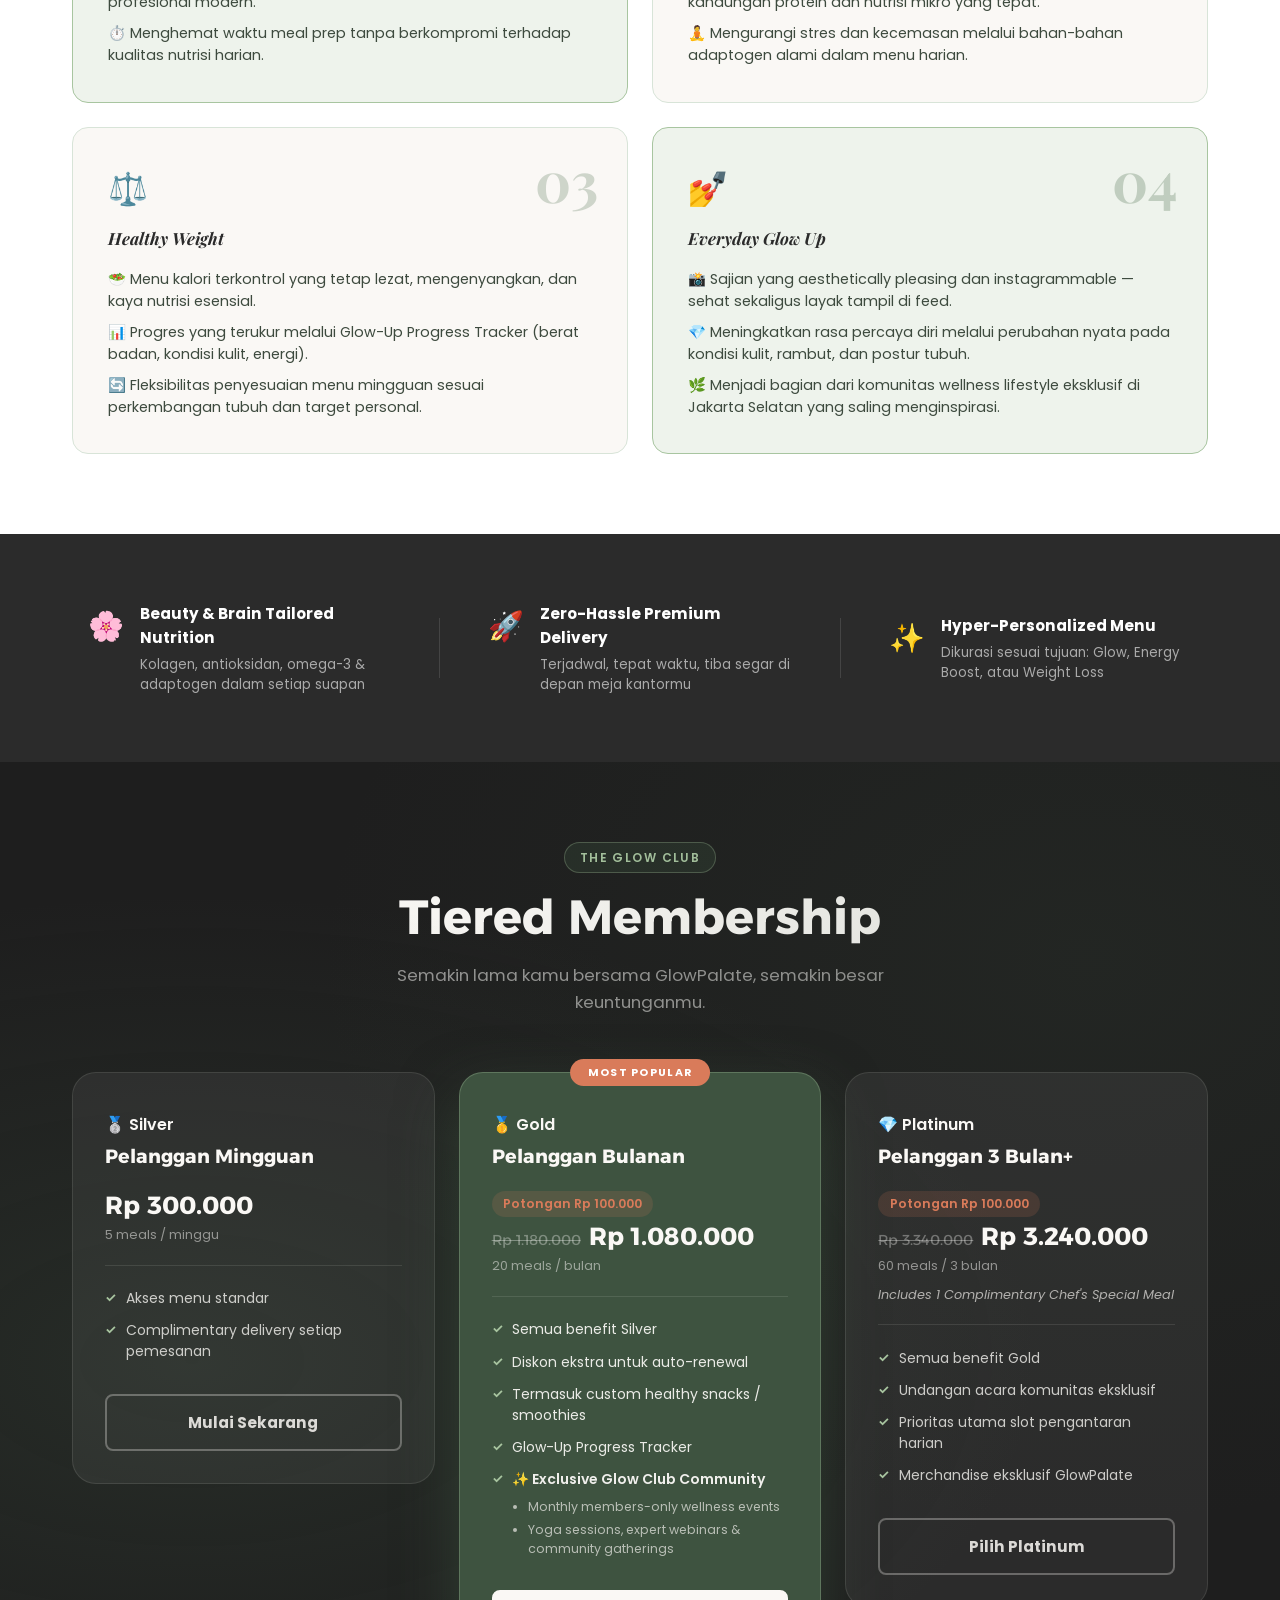
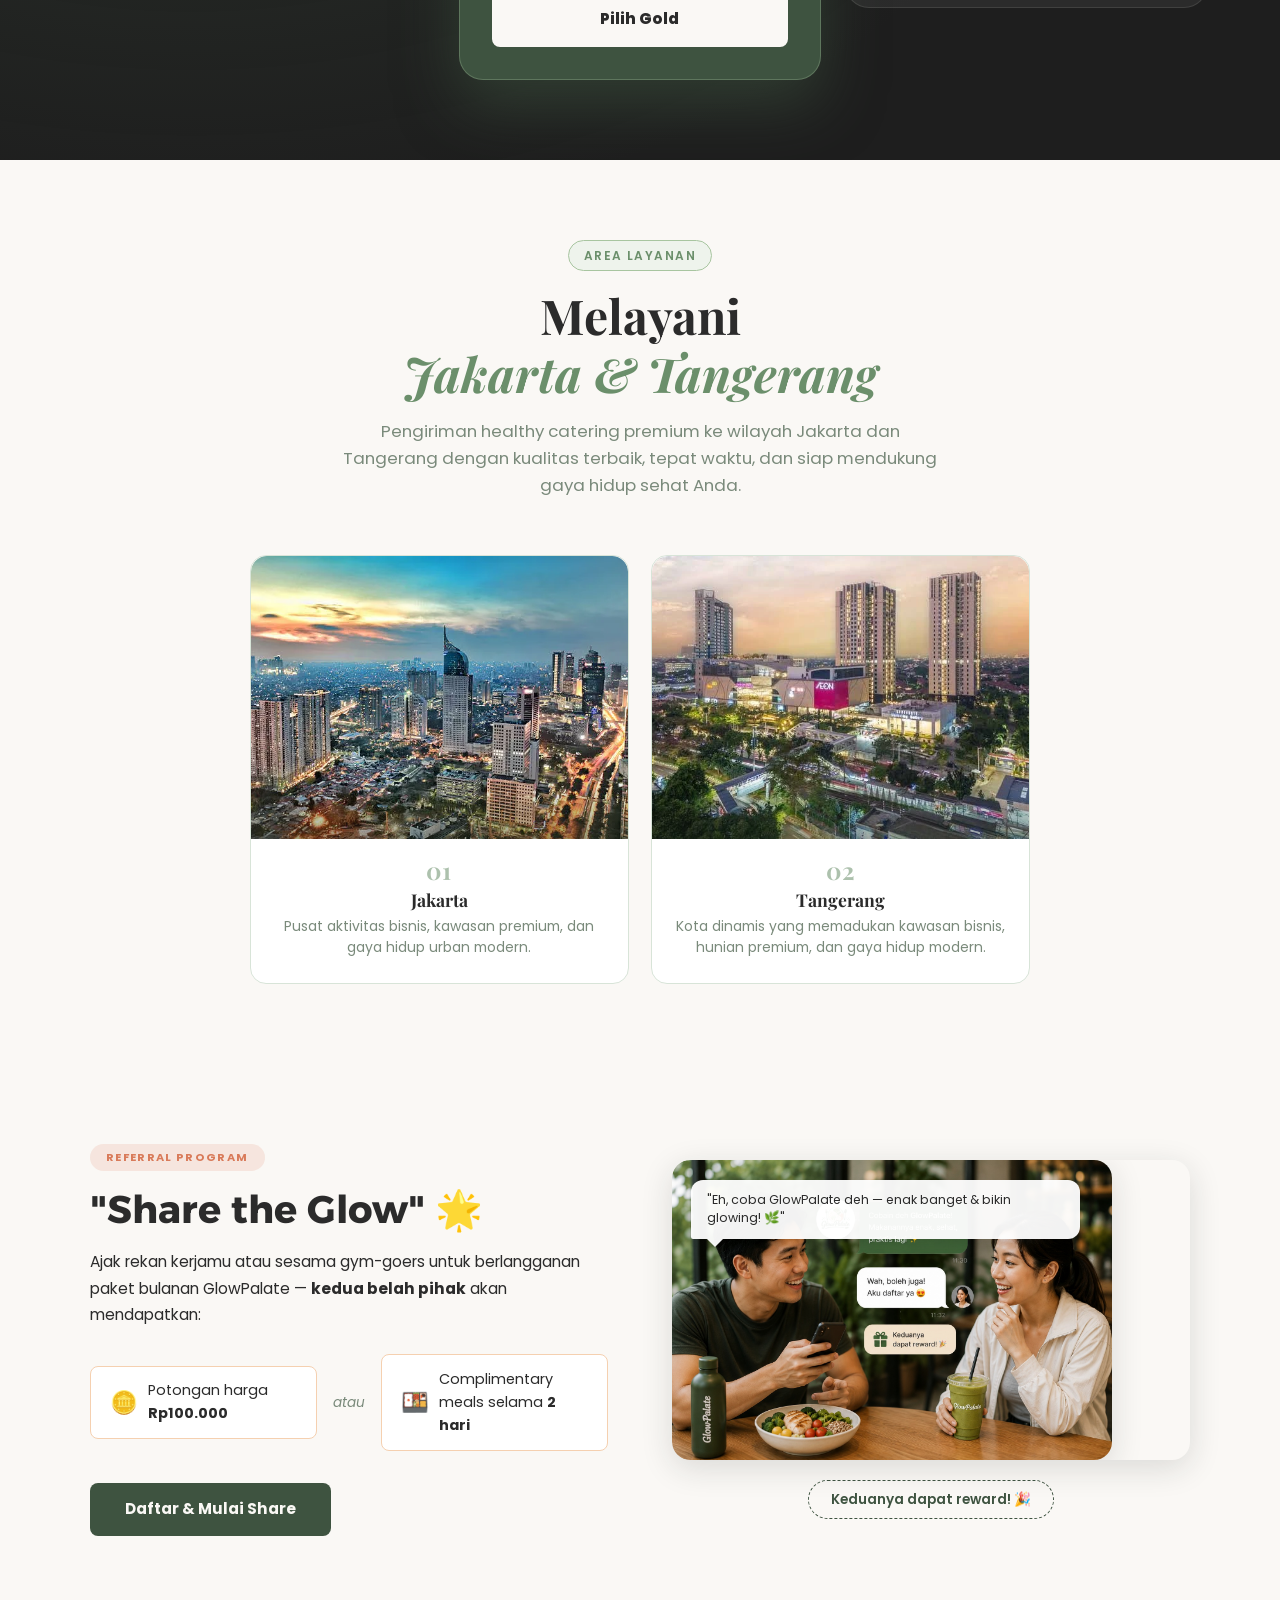
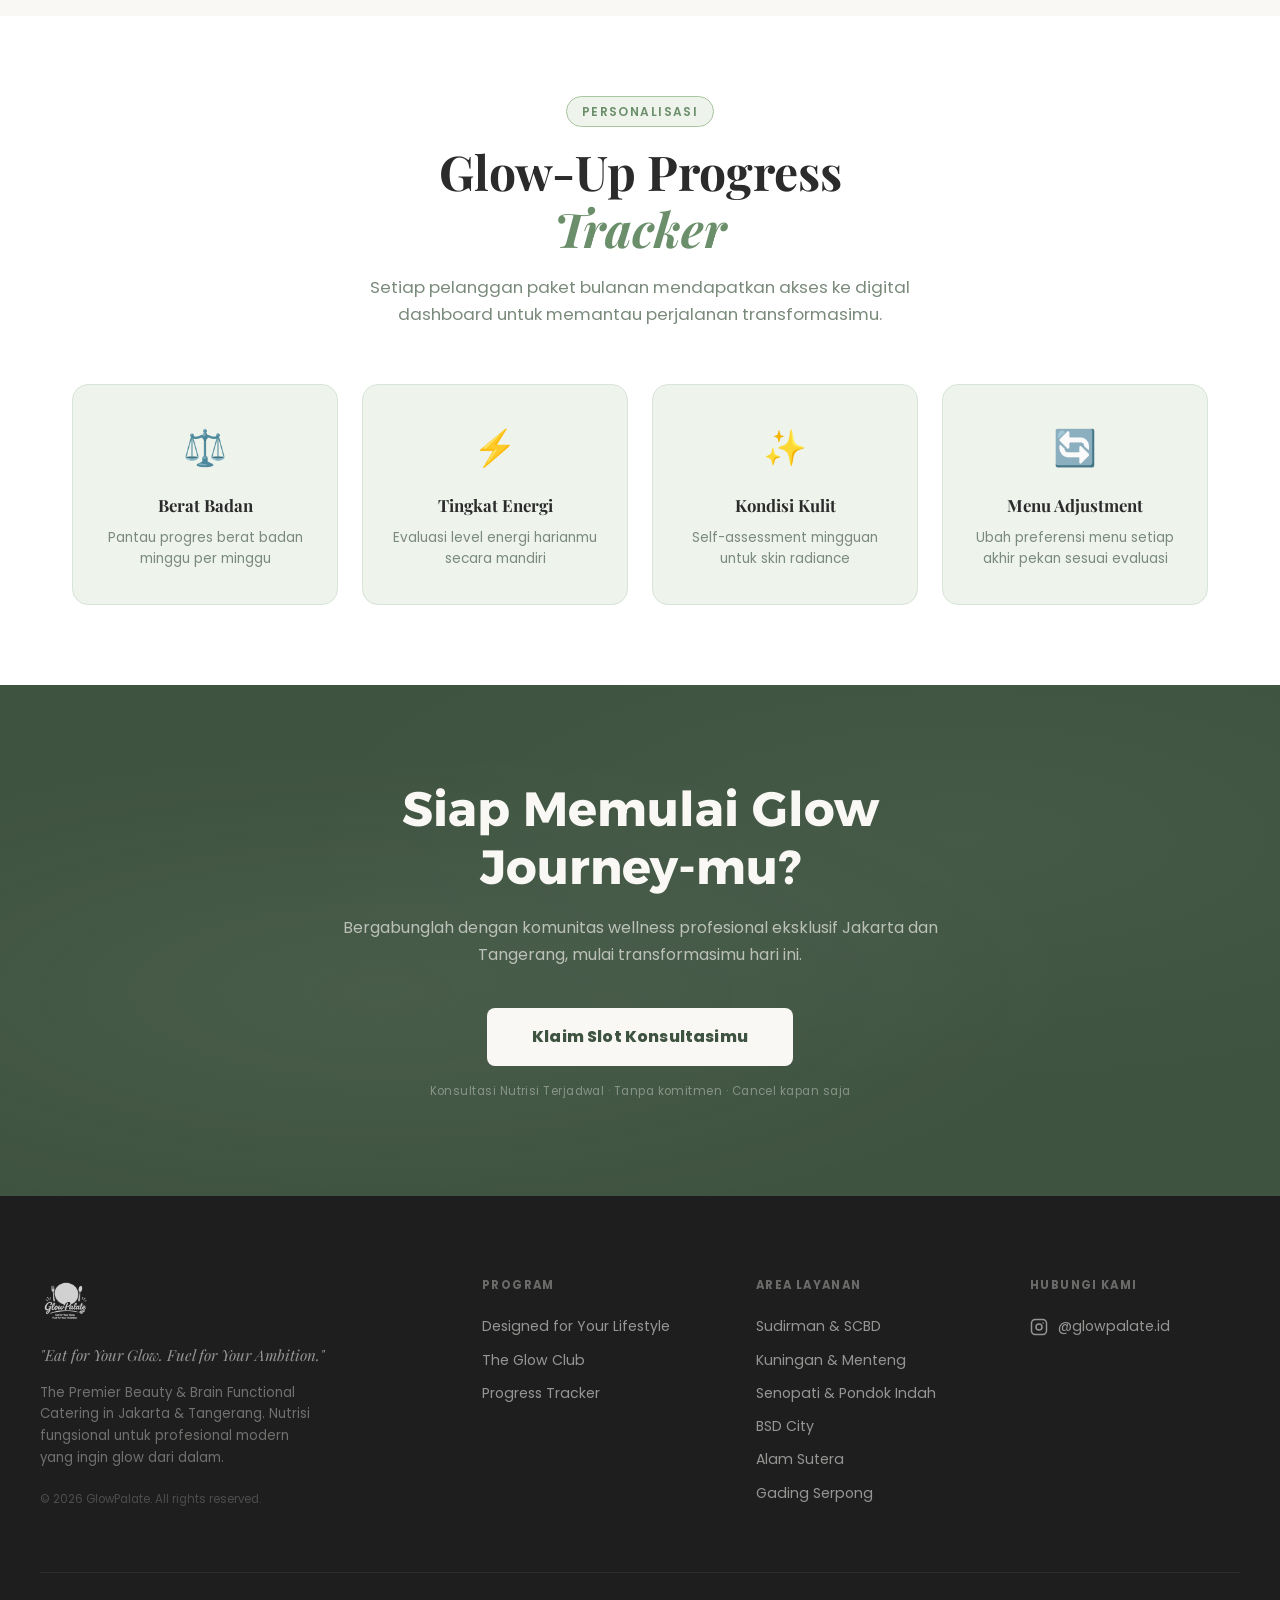
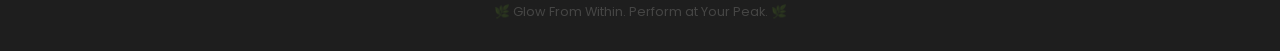
<file: onlinecatering FIX/index.html>
<!DOCTYPE html>
<html lang="id">
<head>
    <!-- Google Tag Manager -->
    <script>(function(w,d,s,l,i){w[l]=w[l]||[];w[l].push({'gtm.start':
    new Date().getTime(),event:'gtm.js'});var f=d.getElementsByTagName(s)[0],
    j=d.createElement(s),dl=l!='dataLayer'?'&l='+l:'';j.async=true;j.src=
    'https://www.googletagmanager.com/gtm.js?id='+i+dl;f.parentNode.insertBefore(j,f);
    })(window,document,'script','dataLayer','GTM-TJRVPG6G');</script>
    <!-- End Google Tag Manager -->
    <meta charset="UTF-8">
    <meta name="viewport" content="width=device-width, initial-scale=1.0">
    <link rel="stylesheet" href="style.css">
    <link rel="preconnect" href="https://fonts.googleapis.com">
    <link rel="preconnect" href="https://fonts.gstatic.com" crossorigin>
    <link href="https://fonts.googleapis.com/css2?family=Alexandria:wght@400;500;600;700;800&family=Poppins:ital,wght@0,300;0,400;0,500;0,600;0,700;1,400&family=Playfair+Display:ital,wght@0,400;0,700;1,400&family=Inter:wght@300;400;500;600;700&display=swap" rel="stylesheet">
    <link rel="icon" href="assets/logo_transparent.png" type="image/png">
    <title>GlowPalate — Beauty & Brain Functional Catering</title>
</head>
<body>
    <!-- Google Tag Manager (noscript) -->
    <noscript><iframe src="https://www.googletagmanager.com/ns.html?id=GTM-TJRVPG6G"
    height="0" width="0" style="display:none;visibility:hidden"></iframe></noscript>
    <!-- End Google Tag Manager (noscript) -->

    <!-- ===== NAVBAR ===== -->
    <nav class="navbar" id="mainNav">
        <div class="nav-container">
            <!-- Logo -->
            <a href="#" class="nav-logo">
                <img src="assets/logo_transparent.png" alt="GlowPalate Logo" class="logo-img">
                <span class="logo-text">GlowPalate</span>
            </a>
            <!-- Desktop links -->
            <ul class="nav-links">
                <li><a href="#value-props">Kenapa Kami</a></li>
                <li><a href="#value-props">Program</a></li>
                <li><a href="#service-area">Area Layanan</a></li>
                <li><a href="#loyalty">The Glow Club</a></li>
                <li><a href="#daftar" class="nav-cta">Daftar Sekarang</a></li>
            </ul>
            <!-- Hamburger (mobile only) -->
            <button class="hamburger" id="hamburgerBtn" aria-label="Buka menu navigasi" aria-expanded="false" aria-controls="mobileMenu">
                <span class="hamburger-bar"></span>
                <span class="hamburger-bar"></span>
                <span class="hamburger-bar"></span>
            </button>
        </div>
    </nav>

    <!-- ===== OFFCANVAS MOBILE MENU ===== -->
    <div class="offcanvas-overlay" id="offcanvasOverlay"></div>
    <div class="offcanvas-menu" id="mobileMenu" role="dialog" aria-modal="true" aria-label="Menu navigasi">
        <div class="offcanvas-header">
            <a href="#" class="nav-logo offcanvas-logo">
                <img src="assets/logo_transparent.png" alt="GlowPalate Logo" class="logo-img logo-img--dark">
                <span class="logo-text logo-text--dark">GlowPalate</span>
            </a>
            <button class="offcanvas-close" id="offcanvasClose" aria-label="Tutup menu">✕</button>
        </div>
        <nav class="offcanvas-nav">
            <ul class="offcanvas-links">
                <li><a href="#value-props" class="offcanvas-link">Kenapa Kami</a></li>
                <li><a href="#value-props" class="offcanvas-link">Program</a></li>
                <li><a href="#service-area" class="offcanvas-link">Area Layanan</a></li>
                <li><a href="#loyalty" class="offcanvas-link">The Glow Club</a></li>
            </ul>
            <div class="offcanvas-divider"></div>
            <a href="#daftar" class="btn-primary offcanvas-cta">Daftar Sekarang</a>
        </nav>
    </div>

    <!-- ===== HERO SECTION ===== -->
    <section class="hero" id="hero">
        <div class="hero-overlay"></div>
        <div class="hero-container">

            <!-- Left: Copy -->
            <div class="hero-copy">
                <p class="hero-eyebrow">Premium Wellness Catering · Jakarta &amp; Tangerang</p>
                <h1 class="hero-title">
                    Eat for Your Glow.<br>
                    <em>Fuel Your Ambition.</em>
                </h1>
                <p class="hero-subtitle">
                    Nutrisi fungsional untuk profesional modern — glow dari dalam, performa optimal, setiap hari.
                </p>
                <div class="hero-actions">
                    <a href="#daftar" class="btn-hero-primary">Mulai Glow Journey</a>
                    <div class="hero-badges">
                        <span class="badge">Skin Radiance</span>
                        <span class="badge">Brain Focus</span>
                        <span class="badge">Bebas Ongkir</span>
                    </div>
                </div>
            </div>

            <!-- Right: Registration Form -->
            <div class="hero-form-card" id="daftar">
                <p class="form-eyebrow">Bergabung dengan GlowPalate</p>
                <h2 class="form-title">Mulai Sekarang</h2>
                <div class="promo-banner">
                    <span class="promo-banner__title">✨ Pre-Launch Exclusive</span>
                    <span class="promo-banner__sub">Daftar sekarang &amp; hemat hingga Rp100.000</span>
                </div>
                <form class="signup-form" id="glowForm" onsubmit="handleSubmit(event)">
                    <div class="form-group">
                        <input type="text" id="nama" name="nama" placeholder="Nama lengkap" required>
                    </div>
                    <div class="form-group">
                        <input type="text" id="instagram" name="instagram" placeholder="@instagram" required>
                    </div>
                    <div class="form-group form-group--checkbox">
                        <label class="checkbox-label">
                            <input type="checkbox" id="privacyCheck" name="privacyCheck">
                            <span class="checkbox-custom"></span>
                            <span class="checkbox-text">Saya telah membaca dan menyetujui <button class="privacy-link" type="button" onclick="openPrivacy()">Kebijakan Privasi</button>.</span>
                        </label>
                        <p class="checkbox-error" id="privacyError">Harap setujui Kebijakan Privasi sebelum melanjutkan.</p>
                    </div>
                    <button type="submit" class="btn-primary form-btn" id="submitBtn">Daftar Sekarang</button>
                </form>
                <p class="form-privacy-note">
                    Dengan mendaftar, kamu menyetujui Kebijakan Privasi kami.
                </p>
            </div>

        </div>

    </section>

    <!-- ===== VALUE PROPOSITIONS ===== -->
    <section class="value-props" id="value-props">
        <div class="section-container">
            <div class="section-header">
                <span class="section-label">Designed for Your Lifestyle</span>
                <h2 class="section-title">Eat for Your Glow.<br><em>Fuel for Your Ambition.</em></h2>
                <p class="section-desc">GlowPalate bukan sekadar katering diet. Kami hadir untuk menjembatani makanan sehat yang sering membosankan dengan gaya hidup modern yang menuntut performa tinggi dan estetika.</p>
            </div>

            <div class="vp-grid">
                <div class="vp-card vp-card--accent">
                    <span class="vp-number">01</span>
                    <div class="vp-icon">💫</div>
                    <h3>Smart Nutrition</h3>
                    <ul>
                        <li>🌸 Menikmati makanan yang secara aktif menutrisi kecantikan dari dalam.</li>
                        <li>🏃 Cocok untuk mendukung gaya hidup aktif dan sehat bagi profesional modern.</li>
                        <li>⏱️ Menghemat waktu meal prep tanpa berkompromi terhadap kualitas nutrisi harian.</li>
                    </ul>
                </div>
                <div class="vp-card">
                    <span class="vp-number">02</span>
                    <div class="vp-icon">🌟</div>
                    <h3>Professional Palate</h3>
                    <ul>
                        <li>🔋 Energi yang stabil sepanjang hari berkat menu rendah glikemik yang mencegah energy crash.</li>
                        <li>💪 Mendukung pemulihan otot pasca olahraga dengan kandungan protein dan nutrisi mikro yang tepat.</li>
                        <li>🧘 Mengurangi stres dan kecemasan melalui bahan-bahan adaptogen alami dalam menu harian.</li>
                    </ul>
                </div>
                <div class="vp-card">
                    <span class="vp-number">03</span>
                    <div class="vp-icon">⚖️</div>
                    <h3>Healthy Weight</h3>
                    <ul>
                        <li>🥗 Menu kalori terkontrol yang tetap lezat, mengenyangkan, dan kaya nutrisi esensial.</li>
                        <li>📊 Progres yang terukur melalui Glow-Up Progress Tracker (berat badan, kondisi kulit, energi).</li>
                        <li>🔄 Fleksibilitas penyesuaian menu mingguan sesuai perkembangan tubuh dan target personal.</li>
                    </ul>
                </div>
                <div class="vp-card vp-card--accent">
                    <span class="vp-number">04</span>
                    <div class="vp-icon">💅</div>
                    <h3>Everyday Glow Up</h3>
                    <ul>
                        <li>📸 Sajian yang aesthetically pleasing dan instagrammable — sehat sekaligus layak tampil di feed.</li>
                        <li>💎 Meningkatkan rasa percaya diri melalui perubahan nyata pada kondisi kulit, rambut, dan postur tubuh.</li>
                        <li>🌿 Menjadi bagian dari komunitas wellness lifestyle eksklusif di Jakarta Selatan yang saling menginspirasi.</li>
                    </ul>
                </div>
            </div>
        </div>
    </section>

    <!-- ===== USP STRIP ===== -->
    <section class="usp-strip">
        <div class="usp-container">
            <div class="usp-item">
                <span class="usp-icon">🌸</span>
                <div>
                    <strong>Beauty & Brain Tailored Nutrition</strong>
                    <p>Kolagen, antioksidan, omega-3 & adaptogen dalam setiap suapan</p>
                </div>
            </div>
            <div class="usp-divider"></div>
            <div class="usp-item">
                <span class="usp-icon">🚀</span>
                <div>
                    <strong>Zero-Hassle Premium Delivery</strong>
                    <p>Terjadwal, tepat waktu, tiba segar di depan meja kantormu</p>
                </div>
            </div>
            <div class="usp-divider"></div>
            <div class="usp-item">
                <span class="usp-icon">✨</span>
                <div>
                    <strong>Hyper-Personalized Menu</strong>
                    <p>Dikurasi sesuai tujuan: Glow, Energy Boost, atau Weight Loss</p>
                </div>
            </div>
        </div>
    </section>

    <!-- ===== PRICING TABLE ===== -->
    <section class="loyalty" id="loyalty">
        <div class="section-container">
            <div class="section-header">
                <span class="section-label">The Glow Club</span>
                <h2 class="section-title">Tiered Membership</h2>
                <p class="section-desc">Semakin lama kamu bersama GlowPalate, semakin besar keuntunganmu.</p>
            </div>

            <div class="pricing-grid">

                <!-- SILVER -->
                <div class="pricing-card pricing-card--dark">
                    <div class="pricing-tier">🥈 Silver</div>
                    <h3 class="pricing-plan">Pelanggan Mingguan</h3>
                    <div class="pricing-price-block">
                        <p class="pricing-price">Rp 300.000</p>
                        <p class="pricing-meals">5 meals / minggu</p>
                    </div>
                    <ul class="pricing-benefits">
                        <li>Akses menu standar</li>
                        <li>Complimentary delivery setiap pemesanan</li>
                    </ul>
                    <a href="#daftar" class="pricing-btn pricing-btn--outline">Mulai Sekarang</a>
                </div>

                <!-- GOLD -->
                <div class="pricing-card pricing-card--gold">
                    <div class="pricing-popular-badge">MOST POPULAR</div>
                    <div class="pricing-tier">🥇 Gold</div>
                    <h3 class="pricing-plan">Pelanggan Bulanan</h3>
                    <div class="pricing-price-block">
                        <p class="pricing-discount-label">Potongan Rp 100.000</p>
                        <p class="pricing-price">
                            <span class="pricing-price-strike">Rp 1.180.000</span>
                            Rp 1.080.000
                        </p>
                        <p class="pricing-meals">20 meals / bulan</p>
                    </div>
                    <ul class="pricing-benefits">
                        <li>Semua benefit Silver</li>
                        <li>Diskon ekstra untuk auto-renewal</li>
                        <li>Termasuk custom healthy snacks / smoothies</li>
                        <li>Glow-Up Progress Tracker</li>
                        <li class="pricing-community">
                            ✨ Exclusive Glow Club Community
                            <ul class="pricing-sub-list">
                                <li>Monthly members-only wellness events</li>
                                <li>Yoga sessions, expert webinars &amp; community gatherings</li>
                            </ul>
                        </li>
                    </ul>
                    <a href="#daftar" class="pricing-btn pricing-btn--solid">Pilih Gold</a>
                </div>

                <!-- PLATINUM -->
                <div class="pricing-card pricing-card--dark">
                    <div class="pricing-tier">💎 Platinum</div>
                    <h3 class="pricing-plan">Pelanggan 3 Bulan+</h3>
                    <div class="pricing-price-block">
                        <p class="pricing-discount-label">Potongan Rp 100.000</p>
                        <p class="pricing-price">
                            <span class="pricing-price-strike">Rp 3.340.000</span>
                            Rp 3.240.000
                        </p>
                        <p class="pricing-meals">60 meals / 3 bulan</p>
                        <p class="pricing-chef-note"><em>Includes 1 Complimentary Chef's Special Meal</em></p>
                    </div>
                    <ul class="pricing-benefits">
                        <li>Semua benefit Gold</li>
                        <li>Undangan acara komunitas eksklusif</li>
                        <li>Prioritas utama slot pengantaran harian</li>
                        <li>Merchandise eksklusif GlowPalate</li>
                    </ul>
                    <a href="#daftar" class="pricing-btn pricing-btn--outline">Pilih Platinum</a>
                </div>

            </div>
        </div>
    </section>

    <!-- ===== SERVICE AREA ===== -->
    <section class="service-area" id="service-area">
        <div class="section-container">
            <div class="section-header">
                <span class="section-label">Area Layanan</span>
                <h2 class="section-title">Melayani<br><em>Jakarta &amp; Tangerang</em></h2>
                <p class="section-desc">Pengiriman healthy catering premium ke wilayah Jakarta dan Tangerang dengan kualitas terbaik, tepat waktu, dan siap mendukung gaya hidup sehat Anda.</p>
            </div>

            <div class="area-grid area-grid--two">
                <div class="area-card">
                    <div class="area-card__img-wrap">
                        <picture>
                            <source srcset="assets/jakarta.webp" type="image/webp">
                            <img src="assets/jakarta.jpg" alt="Jakarta" class="area-card__img" loading="lazy">
                        </picture>
                        <div class="area-card__overlay"></div>
                    </div>
                    <div class="area-card__body">
                        <span class="area-number">01</span>
                        <h3>Jakarta</h3>
                        <p>Pusat aktivitas bisnis, kawasan premium, dan gaya hidup urban modern.</p>
                    </div>
                </div>
                <div class="area-card">
                    <div class="area-card__img-wrap">
                        <picture>
                            <source srcset="assets/tangerang.webp" type="image/webp">
                            <img src="assets/tangerang.jpeg" alt="Tangerang" class="area-card__img" loading="lazy">
                        </picture>
                        <div class="area-card__overlay"></div>
                    </div>
                    <div class="area-card__body">
                        <span class="area-number">02</span>
                        <h3>Tangerang</h3>
                        <p>Kota dinamis yang memadukan kawasan bisnis, hunian premium, dan gaya hidup modern.</p>
                    </div>
                </div>
            </div>
        </div>
    </section>

    <!-- ===== REFERRAL ===== -->
    <section class="referral">
        <div class="referral-container">

            <!-- Col Left: Content -->
            <div class="referral-content">
                <span class="referral-badge">REFERRAL PROGRAM</span>
                <h2 class="referral-heading">"Share the Glow" 🌟</h2>
                <p class="referral-desc">Ajak rekan kerjamu atau sesama gym-goers untuk berlangganan paket bulanan GlowPalate — <strong>kedua belah pihak</strong> akan mendapatkan:</p>
                <div class="referral-rewards">
                    <div class="referral-reward">
                        <span class="reward-icon">🪙</span>
                        <span>Potongan harga <strong>Rp100.000</strong></span>
                    </div>
                    <span class="reward-or"><em>atau</em></span>
                    <div class="referral-reward">
                        <span class="reward-icon">🍱</span>
                        <span>Complimentary meals selama <strong>2 hari</strong></span>
                    </div>
                </div>
                <a href="#daftar" class="referral-cta-btn">Daftar &amp; Mulai Share</a>
            </div>

            <!-- Col Right: Visual -->
            <div class="referral-visual">
                <div class="referral-img-wrap">
                    <!-- Chat bubble overlay -->
                    <div class="referral-chat-bubble">
                        <p>"Eh, coba GlowPalate deh — enak banget &amp; bikin glowing! 🌿"</p>
                    </div>
                    <img src="assets/referral-section.jpeg" alt="Referral Program GlowPalate" class="referral-img">
                </div>
                <div class="referral-bonus-pill">
                    <span>Keduanya dapat reward! 🎉</span>
                </div>
            </div>

        </div>
    </section>

    <!-- ===== TRACKER / TRACKER SECTION ===== -->
    <section class="tracker">
        <div class="section-container">
            <div class="section-header">
                <span class="section-label">Personalisasi</span>
                <h2 class="section-title">Glow-Up Progress<br><em>Tracker</em></h2>
                <p class="section-desc">Setiap pelanggan paket bulanan mendapatkan akses ke digital dashboard untuk memantau perjalanan transformasimu.</p>
            </div>
            <div class="tracker-features">
                <div class="tracker-item">
                    <span class="tracker-icon">⚖️</span>
                    <h4>Berat Badan</h4>
                    <p>Pantau progres berat badan minggu per minggu</p>
                </div>
                <div class="tracker-item">
                    <span class="tracker-icon">⚡</span>
                    <h4>Tingkat Energi</h4>
                    <p>Evaluasi level energi harianmu secara mandiri</p>
                </div>
                <div class="tracker-item">
                    <span class="tracker-icon">✨</span>
                    <h4>Kondisi Kulit</h4>
                    <p>Self-assessment mingguan untuk skin radiance</p>
                </div>
                <div class="tracker-item">
                    <span class="tracker-icon">🔄</span>
                    <h4>Menu Adjustment</h4>
                    <p>Ubah preferensi menu setiap akhir pekan sesuai evaluasi</p>
                </div>
            </div>
        </div>
    </section>

    <!-- ===== PRE-FOOTER BANNER ===== -->
    <section class="cta-bottom">
        <div class="cta-container">
            <h2 class="cta-heading">Siap Memulai Glow Journey-mu?</h2>
            <p class="cta-sub">Bergabunglah dengan komunitas wellness profesional eksklusif Jakarta dan Tangerang, mulai transformasimu hari ini.</p>
            <a href="#daftar" class="cta-btn-main">Klaim Slot Konsultasimu</a>
            <p class="cta-micro">Konsultasi Nutrisi Terjadwal · Tanpa komitmen · Cancel kapan saja</p>
        </div>
    </section>

    <!-- ===== FOOTER ===== -->
    <footer class="footer">
        <div class="footer-container">
            <!-- Col 1: Brand -->
            <div class="footer-brand">
                <img src="assets/logo_transparent.png" alt="GlowPalate" class="footer-logo">
                <p class="footer-tagline"><em>"Eat for Your Glow. Fuel for Your Ambition."</em></p>
                <p class="footer-copy">The Premier Beauty &amp; Brain Functional Catering in Jakarta &amp; Tangerang. Nutrisi fungsional untuk profesional modern yang ingin glow dari dalam.</p>
                <p class="footer-rights">© 2026 GlowPalate. All rights reserved.</p>
            </div>
            <!-- Col 2: Program -->
            <div class="footer-col">
                <h4>PROGRAM</h4>
                <ul>
                    <li><a href="#value-props">Designed for Your Lifestyle</a></li>
                    <li><a href="#loyalty">The Glow Club</a></li>
                    <li><a href="#tracker">Progress Tracker</a></li>
                </ul>
            </div>
            <!-- Col 3: Area Layanan -->
            <div class="footer-col">
                <h4>AREA LAYANAN</h4>
                <ul>
                    <li>Sudirman &amp; SCBD</li>
                    <li>Kuningan &amp; Menteng</li>
                    <li>Senopati &amp; Pondok Indah</li>
                    <li>BSD City</li>
                    <li>Alam Sutera</li>
                    <li>Gading Serpong</li>
                </ul>
            </div>
            <!-- Col 4: Hubungi Kami -->
            <div class="footer-col">
                <h4>HUBUNGI KAMI</h4>
                <ul>
                    <li>
                        <a href="https://instagram.com/glowpalate.id" target="_blank" class="footer-social-link">
                            <svg class="footer-social-icon" viewBox="0 0 24 24" fill="none" xmlns="http://www.w3.org/2000/svg" aria-hidden="true">
                                <rect x="2" y="2" width="20" height="20" rx="5" ry="5" stroke="currentColor" stroke-width="2"/>
                                <circle cx="12" cy="12" r="4" stroke="currentColor" stroke-width="2"/>
                                <circle cx="17.5" cy="6.5" r="1" fill="currentColor"/>
                            </svg>
                            @glowpalate.id
                        </a>
                    </li>
                </ul>
            </div>
        </div>
        <div class="footer-bottom">
            <p>🌿 Glow From Within. Perform at Your Peak. 🌿</p>
        </div>
    </footer>

    <!-- ===== THANK YOU MODAL ===== -->
    <div class="modal-overlay" id="thankYouModal" role="dialog" aria-modal="true" aria-labelledby="modalTitle">
        <div class="modal-card">
            <div class="modal-icon">🌿</div>
            <h2 id="modalTitle">Terima Kasih!</h2>
            <p>Kamu sudah terdaftar sebagai bagian dari komunitas <strong>GlowPalate</strong>.</p>
            <p class="modal-note">Kami akan menghubungimu via Instagram segera. <em>Stay tuned!</em></p>
            <button class="btn-primary" onclick="closeModal()">Tutup</button>
        </div>
    </div>

    <!-- ===== PRIVACY POLICY MODAL ===== -->
    <div class="modal-overlay" id="privacyModal" role="dialog" aria-modal="true" aria-labelledby="privacyTitle">
        <div class="modal-card modal-card--privacy">
            <div class="modal-card__header">
                <h2 id="privacyTitle">Kebijakan Privasi GlowPalate</h2>
                <button class="modal-close" onclick="closePrivacy()" aria-label="Tutup">✕</button>
            </div>
            <div class="privacy-content">
                <p>Kebijakan Privasi ini dibuat untuk melindungi informasi pribadi yang dikumpulkan selama Anda mengunjungi dan menggunakan website <strong>GlowPalate</strong> di <strong>https://glowpalate.my.id</strong>.</p>
                <p>GlowPalate menghargai privasi setiap pengguna dan berkomitmen untuk menjaga keamanan, kerahasiaan, serta penggunaan Data Pribadi sesuai dengan kebijakan yang berlaku. Dengan mengakses atau menggunakan website GlowPalate, Anda dianggap telah membaca, memahami, dan menyetujui seluruh ketentuan dalam Kebijakan Privasi ini.</p>
                <p>GlowPalate berhak memperbarui Kebijakan Privasi ini sewaktu-waktu. Setiap perubahan akan berlaku sejak dipublikasikan di website <strong>https://glowpalate.my.id</strong>.</p>

                <h3>A. Pengumpulan Data Pribadi</h3>
                <p>GlowPalate mengumpulkan Data Pribadi hanya untuk mendukung proses pendaftaran pre-launch, komunikasi dengan calon pelanggan, serta peningkatan kualitas layanan kami. Kami tidak akan menjual, memperjualbelikan, ataupun membagikan Data Pribadi Anda kepada pihak lain tanpa persetujuan, kecuali apabila diwajibkan oleh hukum.</p>
                <p>Pada tahap pre-launch, informasi yang kami kumpulkan adalah <strong>Username Instagram</strong>, yang digunakan untuk mengidentifikasi peserta pre-launch, menghubungi Anda terkait program atau peluncuran GlowPalate, serta memberikan informasi pembaruan layanan, promo, atau penawaran khusus.</p>
                <p>Pemberian username Instagram bersifat sukarela. Namun, apabila Anda memilih untuk tidak memberikannya, Anda mungkin tidak dapat mengikuti program pre-launch GlowPalate.</p>

                <h3>B. Keamanan Data dan Transaksi</h3>
                <p>GlowPalate berkomitmen menjaga keamanan informasi pribadi Anda. Apabila transaksi pembayaran dilakukan melalui layanan pihak ketiga (payment gateway), proses pembayaran akan menggunakan sistem keamanan yang memenuhi standar industri, termasuk enkripsi melalui teknologi SSL atau teknologi keamanan lain yang setara.</p>
                <p>Meskipun kami berupaya menjaga keamanan data sebaik mungkin, tidak ada metode transmisi data melalui internet yang dapat dijamin sepenuhnya bebas dari risiko.</p>

                <h3>C. Informasi Promo dan Komunikasi</h3>
                <p>Dengan memberikan username Instagram kepada GlowPalate, Anda menyetujui bahwa GlowPalate dapat menghubungi Anda melalui Instagram terkait informasi peluncuran, promo dan penawaran khusus, pembaruan layanan atau produk, serta informasi lain yang berkaitan dengan program pre-launch.</p>

                <h3>D. Pertanyaan dan Pengaduan</h3>
                <p>Apabila Anda memiliki pertanyaan, masukan, atau pengaduan mengenai Kebijakan Privasi maupun penggunaan Data Pribadi, silakan menghubungi tim GlowPalate melalui kontak yang tersedia di website <strong>https://glowpalate.my.id</strong>.</p>

                <h3>E. Perubahan Kebijakan Privasi</h3>
                <p>GlowPalate dapat melakukan perubahan atau pembaruan terhadap Kebijakan Privasi ini sewaktu-waktu. Versi terbaru akan selalu tersedia di <strong>https://glowpalate.my.id</strong>. Dengan tetap menggunakan website setelah adanya pembaruan, Anda dianggap telah menyetujui Kebijakan Privasi yang telah diperbarui.</p>
            </div>
            <button class="btn-primary" onclick="closePrivacy()">Mengerti</button>
        </div>
    </div>

    <script>
        // ── Google Apps Script URL ──────────────────────────────────────────
        // GANTI dengan Web App URL dari deployment Apps Script kamu
        const APPS_SCRIPT_URL = 'https://script.google.com/macros/s/AKfycbzy3mJBZHp4jg186WITUkjDbATIqTT9xU21dX2XlFk7VSf7awVr-we3rIM_w7eMTIs/exec';


        // ── Navbar scroll ───────────────────────────────────────────────────
        const navbar = document.querySelector('.navbar');
        window.addEventListener('scroll', () => {
            navbar.classList.toggle('scrolled', window.scrollY > 50);
        });

        // ── Offcanvas mobile menu ───────────────────────────────────────────
        const hamburgerBtn = document.getElementById('hamburgerBtn');
        const offcanvasMenu = document.getElementById('mobileMenu');
        const offcanvasOverlay = document.getElementById('offcanvasOverlay');
        const offcanvasClose = document.getElementById('offcanvasClose');

        function openMenu() {
            offcanvasMenu.classList.add('active');
            offcanvasOverlay.classList.add('active');
            hamburgerBtn.classList.add('is-open');
            hamburgerBtn.setAttribute('aria-expanded', 'true');
            document.body.style.overflow = 'hidden';
        }

        function closeMenu() {
            offcanvasMenu.classList.remove('active');
            offcanvasOverlay.classList.remove('active');
            hamburgerBtn.classList.remove('is-open');
            hamburgerBtn.setAttribute('aria-expanded', 'false');
            document.body.style.overflow = '';
        }

        hamburgerBtn.addEventListener('click', openMenu);
        offcanvasClose.addEventListener('click', closeMenu);
        offcanvasOverlay.addEventListener('click', closeMenu);

        // Auto-close on nav link click
        document.querySelectorAll('.offcanvas-link, .offcanvas-cta').forEach(link => {
            link.addEventListener('click', closeMenu);
        });

        // Close on Escape
        document.addEventListener('keydown', e => {
            if (e.key === 'Escape') closeMenu();
        });

        // ── Form submit ─────────────────────────────────────────────────────
        async function handleSubmit(e) {
            e.preventDefault();
            const btn = document.getElementById('submitBtn');
            const nama = document.getElementById('nama').value.trim();
            const instagram = document.getElementById('instagram').value.trim();
            const privacyCheck = document.getElementById('privacyCheck');
            const privacyError = document.getElementById('privacyError');

            if (!privacyCheck.checked) {
                privacyError.classList.add('visible');
                privacyCheck.focus();
                return;
            }
            privacyError.classList.remove('visible');

            btn.textContent = 'Mengirim...';
            btn.disabled = true;

            try {
                const formData = new FormData();
                formData.append('nama', nama);
                formData.append('instagram', instagram);
                formData.append('timestamp', new Date().toLocaleString('id-ID'));

                await fetch(APPS_SCRIPT_URL, {
                    method: 'POST',
                    body: formData,
                    mode: 'no-cors'
                });
            } catch (err) {
                console.log('Submit error:', err);
            }

            document.getElementById('glowForm').reset();
            btn.textContent = 'Daftar Sekarang';
            btn.disabled = false;
            openModal();
        }

        // ── Modal Thank You ─────────────────────────────────────────────────
        function openModal() {
            document.getElementById('thankYouModal').classList.add('active');
            document.body.style.overflow = 'hidden';
        }
        function closeModal() {
            document.getElementById('thankYouModal').classList.remove('active');
            document.body.style.overflow = '';
        }

        // ── Privacy Policy Modal ────────────────────────────────────────────
        function openPrivacy() {
            document.getElementById('privacyModal').classList.add('active');
            document.body.style.overflow = 'hidden';
        }
        function closePrivacy() {
            document.getElementById('privacyModal').classList.remove('active');
            document.body.style.overflow = '';
        }

        // Klik overlay untuk tutup modal
        document.querySelectorAll('.modal-overlay').forEach(overlay => {
            overlay.addEventListener('click', function(e) {
                if (e.target === this) {
                    this.classList.remove('active');
                    document.body.style.overflow = '';
                }
            });
        });

        // Tekan Escape untuk tutup modal
        document.addEventListener('keydown', e => {
            if (e.key === 'Escape') {
                document.querySelectorAll('.modal-overlay.active').forEach(m => {
                    m.classList.remove('active');
                });
                document.body.style.overflow = '';
            }
        });

        // ── Intersection Observer (fade-in) ─────────────────────────────────
        const observer = new IntersectionObserver((entries) => {
            entries.forEach(entry => {
                if (entry.isIntersecting) entry.target.classList.add('visible');
            });
        }, { threshold: 0.1 });

        document.querySelectorAll('.vp-card, .area-card, .pricing-card, .tracker-item').forEach(el => {
            observer.observe(el);
        });
    </script>
</body>
</html>
</file>
<file: style.css>
/* ==============================================
   GLOWPALATE — LANDING PAGE STYLESHEET
   Brand: Broken White #FAF8F5 · Deep Sage #3E5340 · Charcoal #2B2B2B
   Fonts: Alexandria (heading) · Poppins (body)
   ============================================== */

/* RESET */
*, *::before, *::after { margin: 0; padding: 0; box-sizing: border-box; }

:root {
  /* Brand palette */
  --bw:            #FAF8F5;
  --sage:          #6B8F6B;
  --sage-dark:     #3E5340;
  --sage-mid:      #4a6b4a;
  --sage-light:    #a8c5a0;
  --sage-bg:       #eef3ec;
  --peach:         #E8A87C;
  --peach-light:   #f5d0b0;
  --peach-bg:      #fdf3ec;
  --terracotta:    #D97B5A;
  --charcoal:      #2B2B2B;
  --charcoal-dark: #1E1E1E;
  --charcoal-mid:  #2d3b30;
  --off-white:     #FAF8F5;
  --white:         #ffffff;
  --text-body:     #3d4a3e;
  --text-muted:    #7a8a7b;
  --border:        #d8e4d8;
  --shadow-sm:     0 2px 12px rgba(30,36,32,.08);
  --shadow-md:     0 8px 32px rgba(30,36,32,.14);
  --shadow-lg:     0 20px 60px rgba(30,36,32,.18);
  --radius-sm:     8px;
  --radius-md:     16px;
  --radius-lg:     24px;
  --t:             .25s ease;
  /* Typography */
  --font-head:     'Alexandria', 'Inter', sans-serif;
  --font-body:     'Poppins', 'Inter', sans-serif;
}

html { scroll-behavior: smooth; }
body { font-family: var(--font-body); background: var(--bw); color: var(--charcoal); line-height: 1.6; overflow-x: hidden; }
a { text-decoration: none; color: inherit; }
ul { list-style: none; }
img { display: block; max-width: 100%; }

/* HELPERS */
.section-label { display: inline-block; font-size: .75rem; font-weight: 600; letter-spacing: .12em; text-transform: uppercase; color: var(--sage); background: var(--sage-bg); border: 1px solid var(--sage-light); padding: .3rem .9rem; border-radius: 100px; margin-bottom: 1rem; }
.section-title { font-family: 'Playfair Display', serif; font-size: clamp(2rem,4vw,3rem); font-weight: 700; color: var(--charcoal); line-height: 1.2; margin-bottom: 1rem; }
.section-title em { font-style: italic; color: var(--sage); }
.section-desc { font-size: 1.05rem; color: var(--text-muted); max-width: 600px; margin: 0 auto; }
.section-header { text-align: center; margin-bottom: 3.5rem; }
.section-container { max-width: 1200px; margin: 0 auto; padding: 5rem 2rem; }

/* BUTTONS */
.btn-primary { display: inline-block; background: var(--sage-dark); color: var(--white); font-family: 'Inter', sans-serif; font-size: .95rem; font-weight: 600; padding: .85rem 2rem; border-radius: var(--radius-sm); border: 2px solid var(--sage-dark); cursor: pointer; transition: background var(--t), transform var(--t), box-shadow var(--t); }
.btn-primary:hover { background: var(--sage); border-color: var(--sage); transform: translateY(-2px); box-shadow: 0 6px 20px rgba(74,107,74,.35); }
.btn-outline { display: inline-block; background: transparent; color: var(--sage-dark); font-family: 'Inter', sans-serif; font-size: .95rem; font-weight: 600; padding: .85rem 2rem; border-radius: var(--radius-sm); border: 2px solid var(--sage-dark); cursor: pointer; transition: all var(--t); }
.btn-outline:hover { background: var(--sage-dark); color: var(--white); transform: translateY(-2px); }
.btn-large { font-size: 1.1rem; padding: 1rem 2.8rem; border-radius: var(--radius-md); }

/* NAVBAR */
.navbar { position: fixed; top: 0; left: 0; right: 0; z-index: 100; padding: 1.2rem 2rem; transition: background var(--t), box-shadow var(--t); }
.navbar.scrolled { background: rgba(30,36,32,.92); backdrop-filter: blur(14px); box-shadow: 0 2px 20px rgba(0,0,0,.3); }
.nav-container { max-width: 1200px; margin: 0 auto; display: flex; align-items: center; justify-content: space-between; }
.nav-logo { display: flex; align-items: center; gap: .6rem; }
.logo-img { width: 36px; height: 36px; object-fit: contain; filter: brightness(0) invert(1); }
.logo-text { font-family: 'Playfair Display', serif; font-size: 1.3rem; font-weight: 700; color: var(--white); }
.nav-links { display: flex; align-items: center; gap: 2rem; }
.nav-links a { color: rgba(255,255,255,.85); font-size: .9rem; font-weight: 500; transition: color var(--t); }
.nav-links a:hover { color: var(--white); }
.nav-cta { background: var(--sage-dark) !important; color: var(--white) !important; padding: .55rem 1.4rem; border-radius: var(--radius-sm); font-weight: 600 !important; }
.nav-cta:hover { background: var(--sage) !important; }

/* HERO */
.hero {
  position: relative;
  min-height: 100vh;
  /* Deeper, more uniform scrim — no mid-gradient transparency gap */
  background:
    linear-gradient(to right, rgba(12,16,14,.88) 0%, rgba(12,16,14,.72) 55%, rgba(12,16,14,.60) 100%),
    url('https://images.unsplash.com/photo-1546069901-ba9599a7e63c?w=1600&auto=format&fit=crop&q=80') center/cover no-repeat;
  display: flex;
  flex-direction: column;
}

/* Bottom fade into page — keeps feature cards transition clean */
.hero-overlay {
  position: absolute;
  inset: 0;
  background: linear-gradient(to bottom, transparent 70%, var(--off-white) 100%);
  pointer-events: none;
  z-index: 1;
}

/* Two-column grid: copy takes available space, form is narrow & fixed */
.hero-container {
  position: relative;
  z-index: 2;
  max-width: 1160px;
  margin: 0 auto;
  width: 100%;
  padding: 11rem 2rem 5rem;
  display: grid;
  grid-template-columns: 1fr 340px;
  gap: 4rem;
  align-items: center;
}

/* ── Copy column ── */
.hero-copy { display: flex; flex-direction: column; }

/* Eyebrow — small uppercase label, no emoji clutter */
.hero-eyebrow {
  font-family: 'Inter', sans-serif;
  font-size: .72rem;
  font-weight: 600;
  letter-spacing: .14em;
  text-transform: uppercase;
  color: var(--sage-light);
  margin-bottom: 1.4rem;
  opacity: .9;
}

/* Display headline — large, airy, two lines max */
.hero-title {
  font-family: 'Playfair Display', serif;
  font-size: clamp(2.8rem, 5.5vw, 4.6rem);
  font-weight: 700;
  color: var(--white);
  line-height: 1.08;
  letter-spacing: -.01em;
  margin-bottom: 1.6rem;
}
.hero-title em {
  font-style: italic;
  color: var(--peach-light);
  font-weight: 400;
}

/* One-line supporting copy */
.hero-subtitle {
  font-family: 'Inter', sans-serif;
  font-size: 1.05rem;
  font-weight: 400;
  color: rgba(255,255,255,.72);
  line-height: 1.7;
  max-width: 480px;
  margin-bottom: 2.4rem;
}

/* CTA + badges stacked vertically */
.hero-actions {
  display: flex;
  flex-direction: column;
  gap: 1.4rem;
}

/* Primary CTA — prominent, full-width feel on copy column */
.btn-hero-primary {
  display: inline-flex;
  align-items: center;
  justify-content: center;
  align-self: flex-start;
  background: var(--white);
  color: var(--charcoal);
  font-family: 'Inter', sans-serif;
  font-size: .95rem;
  font-weight: 600;
  padding: .9rem 2.2rem;
  border-radius: var(--radius-sm);
  border: none;
  cursor: pointer;
  letter-spacing: .01em;
  transition: background var(--t), transform var(--t), box-shadow var(--t);
  text-decoration: none;
}
.btn-hero-primary:hover {
  background: var(--off-white);
  transform: translateY(-2px);
  box-shadow: 0 8px 28px rgba(255,255,255,.18);
}

/* Pill badges — minimal, no emojis */
.hero-badges {
  display: flex;
  flex-wrap: wrap;
  gap: .5rem;
}
.badge {
  background: rgba(255,255,255,.08);
  border: 1px solid rgba(255,255,255,.18);
  color: rgba(255,255,255,.75);
  font-family: 'Inter', sans-serif;
  font-size: .75rem;
  font-weight: 500;
  letter-spacing: .03em;
  padding: .35rem .85rem;
  border-radius: 100px;
}

/* ── Form card column ── */
.hero-form-card {
  background: rgba(255,255,255,.97);
  border-radius: var(--radius-md);
  padding: 2rem 1.8rem;
  box-shadow: 0 24px 64px rgba(0,0,0,.28), 0 4px 16px rgba(0,0,0,.12);
  backdrop-filter: blur(8px);
}

/* Form eyebrow */
.form-eyebrow {
  font-family: 'Inter', sans-serif;
  font-size: .7rem;
  font-weight: 600;
  letter-spacing: .12em;
  text-transform: uppercase;
  color: var(--sage);
  margin-bottom: .5rem;
}

/* Form heading */
.form-title {
  font-family: 'Playfair Display', serif;
  font-size: 1.35rem;
  font-weight: 700;
  color: var(--charcoal);
  margin-bottom: .9rem;
  line-height: 1.2;
}

/* Launch promo banner inside signup card */
.promo-banner {
  display: flex;
  flex-direction: column;
  gap: .25rem;
  background: linear-gradient(135deg, #f0f5ee 0%, #eef3e8 100%);
  border: 1px solid rgba(107,143,107,.22);
  border-radius: var(--radius-sm);
  padding: .85rem 1rem;
  margin-bottom: 1.1rem;
}
.promo-banner__title {
  font-family: 'Inter', sans-serif;
  font-size: .8rem;
  font-weight: 700;
  color: var(--sage-dark);
  letter-spacing: .01em;
  line-height: 1.3;
}
.promo-banner__sub {
  font-family: 'Inter', sans-serif;
  font-size: .75rem;
  font-weight: 400;
  color: var(--text-muted);
  line-height: 1.45;
}

/* Inputs — no labels, placeholder only, clean lines */
.signup-form { display: flex; flex-direction: column; gap: .75rem; }
.form-group { display: flex; flex-direction: column; }
.form-group input,
.form-group select {
  padding: .75rem 1rem;
  border: 1.5px solid var(--border);
  border-radius: var(--radius-sm);
  font-family: 'Inter', sans-serif;
  font-size: .9rem;
  color: var(--charcoal);
  background: var(--off-white);
  transition: border-color var(--t), box-shadow var(--t);
  outline: none;
}
.form-group input::placeholder,
.form-group select::placeholder { color: var(--text-muted); }
.form-group input:focus,
.form-group select:focus {
  border-color: var(--sage);
  box-shadow: 0 0 0 3px rgba(107,143,107,.14);
  background: var(--white);
}

/* Submit button fills card width */
.form-btn {
  width: 100%;
  margin-top: .4rem;
  font-size: .95rem;
  padding: .85rem;
  border: none;
  border-radius: var(--radius-sm);
}

/* VALUE PROPS */
.value-props { background: var(--white); padding-top: 5rem; }
.vp-grid { display: grid; grid-template-columns: repeat(2,1fr); gap: 1.5rem; }
.vp-card { background: var(--off-white); border: 1px solid var(--border); border-radius: var(--radius-md); padding: 2.2rem; position: relative; overflow: hidden; opacity: 0; transform: translateY(24px); transition: opacity .5s, transform .5s, box-shadow var(--t); }
.vp-card.visible { opacity: 1; transform: translateY(0); }
.vp-card:hover { box-shadow: var(--shadow-md); transform: translateY(-4px); }
.vp-card--accent { background: var(--sage-bg); border-color: var(--sage-light); }
.vp-number { position: absolute; top: 1.5rem; right: 1.8rem; font-family: 'Playfair Display', serif; font-size: 3.5rem; font-weight: 700; color: rgba(74,107,74,.25); line-height: 1; pointer-events: none; }
.vp-card--accent .vp-number { color: rgba(74,107,74,.28); }
.vp-icon { font-size: 2rem; margin-bottom: .8rem; }
.vp-card h3 { font-family: 'Playfair Display', serif; font-size: 1.05rem; font-weight: 700; color: var(--charcoal); font-style: italic; margin-bottom: 1.2rem; line-height: 1.4; max-width: 85%; }
.vp-card ul { display: flex; flex-direction: column; gap: .6rem; }
.vp-card li { font-size: .9rem; color: var(--text-body); line-height: 1.5; }

/* USP STRIP */
.usp-strip { background: var(--charcoal); padding: 3rem 2rem; }
.usp-container { max-width: 1200px; margin: 0 auto; display: flex; align-items: center; justify-content: center; flex-wrap: wrap; }
.usp-item { display: flex; align-items: flex-start; gap: 1rem; padding: 1.2rem 3rem; flex: 1; min-width: 240px; }
.usp-icon { font-size: 1.8rem; flex-shrink: 0; margin-top: .1rem; }
.usp-item strong { display: block; font-size: .95rem; font-weight: 700; color: var(--white); margin-bottom: .3rem; }
.usp-item p { font-size: .83rem; color: rgba(255,255,255,.6); line-height: 1.5; }
.usp-divider { width: 1px; height: 60px; background: rgba(255,255,255,.12); flex-shrink: 0; }

/* SERVICE AREA */
.service-area { background: var(--off-white); }

/* Two separate rows */
.area-grid { display: grid; gap: 1.4rem; }
.area-grid--two { grid-template-columns: repeat(2, 1fr); max-width: 780px; margin: 0 auto; }

/* Card shell */
.area-card {
  background: var(--white);
  border: 1px solid var(--border);
  border-radius: var(--radius-md);
  overflow: hidden;
  display: flex;
  flex-direction: column;
  height: 100%;
  opacity: 0;
  transform: translateY(20px);
  transition: opacity .5s ease, transform .5s ease, box-shadow .3s ease;
}
.area-card.visible { opacity: 1; transform: translateY(0); }
.area-card:hover { box-shadow: 0 12px 40px rgba(30,36,32,.18); }

/* Image wrapper — 60% of card height, overflow hidden for zoom */
.area-card__img-wrap {
  position: relative;
  width: 100%;
  aspect-ratio: 4 / 3;
  overflow: hidden;
  border-radius: var(--radius-md) var(--radius-md) 0 0;
  flex-shrink: 0;
}

.area-card__img {
  width: 100%;
  height: 100%;
  object-fit: cover;
  display: block;
  transition: transform .5s ease;
}
.area-card:hover .area-card__img { transform: scale(1.06); }

/* Gradient overlay — bottom 22% only, subtle dark sage */
.area-card__overlay {
  position: absolute;
  inset: 0;
  background: linear-gradient(
    to bottom,
    transparent 78%,
    rgba(30, 46, 30, 0.42) 100%
  );
  pointer-events: none;
}

/* Card text body */
.area-card__body {
  padding: 1.2rem 1.4rem 1.5rem;
  text-align: center;
  display: flex;
  flex-direction: column;
  align-items: center;
  gap: .35rem;
  flex: 1;
}

/* Decorative number — slightly darker, higher opacity */
.area-number {
  display: block;
  font-family: 'Playfair Display', serif;
  font-size: 1.5rem;
  font-weight: 700;
  color: var(--sage);
  opacity: .55;
  line-height: 1;
  margin-bottom: .1rem;
  letter-spacing: .04em;
}

.area-card h3 {
  font-family: 'Playfair Display', serif;
  font-size: 1.1rem;
  font-weight: 700;
  color: var(--charcoal);
  margin: 0;
  line-height: 1.2;
}

.area-card p {
  font-size: .82rem;
  color: var(--text-muted);
  line-height: 1.5;
  margin: 0;
}
.area-card p { font-size: .87rem; color: var(--text-muted); line-height: 1.55; }

/* MENU SECTION */
.menu-section { background: var(--bw); }

.menu-grid {
  display: grid;
  grid-template-columns: repeat(3, 1fr);
  gap: 1.6rem;
}

/* Base card */
.menu-card {
  background: var(--white);
  border: 1px solid var(--border);
  border-radius: var(--radius-lg);
  overflow: hidden;
  display: flex;
  flex-direction: column;
  position: relative;
  opacity: 0;
  transform: translateY(24px);
  transition: opacity .5s ease, transform .5s ease, box-shadow .3s ease;
}
.menu-card.visible { opacity: 1; transform: translateY(0); }
.menu-card:hover { box-shadow: var(--shadow-md); transform: translateY(-6px); }

/* Featured (center) card */
.menu-card--featured {
  border-color: var(--sage-light);
  box-shadow: 0 8px 32px rgba(62,83,64,.12);
}

/* Badge */
.menu-card__badge {
  position: absolute;
  top: 1rem;
  left: 1rem;
  z-index: 2;
  font-family: var(--font-body);
  font-size: .7rem;
  font-weight: 700;
  letter-spacing: .06em;
  padding: .28rem .85rem;
  border-radius: 100px;
  backdrop-filter: blur(8px);
}
.menu-card__badge--intl  { background: rgba(30,36,32,.72); color: var(--white); }
.menu-card__badge--local { background: rgba(62,83,64,.82); color: var(--white); }
.menu-card__badge--veg   { background: rgba(107,143,107,.85); color: var(--white); }

/* Image */
.menu-card__img-wrap {
  width: 100%;
  aspect-ratio: 4 / 3;
  overflow: hidden;
  flex-shrink: 0;
}
.menu-card__img {
  width: 100%;
  height: 100%;
  object-fit: cover;
  display: block;
  transition: transform .5s ease;
}
.menu-card:hover .menu-card__img { transform: scale(1.06); }

/* Body */
.menu-card__body {
  padding: 1.4rem 1.5rem 1.6rem;
  display: flex;
  flex-direction: column;
  gap: 1rem;
  flex: 1;
}

.menu-card__title {
  font-family: 'Playfair Display', serif;
  font-size: 1.1rem;
  font-weight: 700;
  color: var(--charcoal);
  line-height: 1.3;
  margin: 0;
}

/* Ingredients list */
.menu-card__ingredients {
  display: flex;
  flex-direction: column;
  gap: .42rem;
  list-style: none;
  padding: 0;
  margin: 0;
}
.menu-card__ingredients li {
  font-family: var(--font-body);
  font-size: .84rem;
  color: var(--text-body);
  line-height: 1.45;
}

/* Tags */
.menu-card__tags {
  display: flex;
  flex-wrap: wrap;
  gap: .4rem;
  margin-top: auto;
  padding-top: .2rem;
}
.menu-tag {
  background: var(--sage-bg);
  border: 1px solid var(--sage-light);
  color: var(--sage-dark);
  font-family: var(--font-body);
  font-size: .7rem;
  font-weight: 600;
  padding: .22rem .7rem;
  border-radius: 100px;
  letter-spacing: .03em;
}
.menu-card--featured .menu-tag {
  background: rgba(62,83,64,.1);
  border-color: var(--sage);
}

/* Responsive */
@media (max-width: 900px) {
  .menu-grid { grid-template-columns: 1fr; max-width: 480px; margin: 0 auto; }
}
@media (max-width: 560px) {
  .menu-grid { max-width: 100%; }
}

/* LOYALTY / PRICING TABLE */
.loyalty { background: var(--charcoal-dark); position: relative; overflow: hidden; }
.loyalty::before { content: ''; position: absolute; inset: 0; background: radial-gradient(ellipse at 15% 60%, rgba(62,83,64,.25) 0%, transparent 55%), radial-gradient(ellipse at 85% 20%, rgba(62,83,64,.15) 0%, transparent 50%); pointer-events: none; }
.loyalty .section-title { font-family: var(--font-head); color: var(--bw); }
.loyalty .section-label { background: rgba(62,83,64,.3); color: var(--sage-light); border-color: rgba(168,197,160,.3); }
.loyalty .section-desc { color: rgba(250,248,245,.55); font-family: var(--font-body); }

/* 3-col pricing grid */
.pricing-grid { display: grid; grid-template-columns: repeat(3,1fr); gap: 1.5rem; align-items: start; }

/* Base card */
.pricing-card {
  border-radius: var(--radius-lg);
  padding: 2.4rem 2rem 2rem;
  position: relative;
  display: flex;
  flex-direction: column;
  gap: 0;
  opacity: 0;
  transform: translateY(20px);
  transition: opacity .5s, transform .5s, box-shadow var(--t);
}
.pricing-card.visible { opacity: 1; transform: translateY(0); }
.pricing-card:hover { transform: translateY(-6px); }

/* Dark variant (Silver & Platinum) */
.pricing-card--dark {
  background: rgba(250,248,245,.06);
  border: 1px solid rgba(250,248,245,.1);
}

/* Gold — featured center card */
.pricing-card--gold {
  background: var(--sage-dark);
  border: 1px solid rgba(168,197,160,.3);
  box-shadow: 0 24px 60px rgba(62,83,64,.55);
}

/* Most Popular badge */
.pricing-popular-badge {
  position: absolute;
  top: -14px;
  left: 50%;
  transform: translateX(-50%);
  background: var(--terracotta);
  color: var(--white);
  font-family: var(--font-body);
  font-size: .68rem;
  font-weight: 700;
  letter-spacing: .12em;
  padding: .3rem 1.1rem;
  border-radius: 100px;
  white-space: nowrap;
}

/* Tier label */
.pricing-tier { font-family: var(--font-body); font-size: 1rem; font-weight: 600; color: var(--bw); margin-bottom: .5rem; }

/* Plan name */
.pricing-plan { font-family: var(--font-head); font-size: 1.2rem; font-weight: 700; color: var(--bw); margin-bottom: 1.4rem; line-height: 1.2; }

/* Price block */
.pricing-price-block { padding-bottom: 1.2rem; border-bottom: 1px solid rgba(250,248,245,.1); margin-bottom: 1.4rem; display: flex; flex-direction: column; gap: .3rem; }
.pricing-discount-label { font-family: var(--font-body); font-size: .78rem; font-weight: 600; color: var(--terracotta); background: rgba(217,123,90,.15); display: inline-block; padding: .2rem .7rem; border-radius: 100px; width: fit-content; }
.pricing-price { font-family: var(--font-head); font-size: 1.55rem; font-weight: 700; color: var(--bw); line-height: 1.2; display: flex; align-items: baseline; gap: .5rem; flex-wrap: wrap; }
.pricing-price-strike { font-size: .9rem; font-weight: 400; color: rgba(250,248,245,.35); text-decoration: line-through; }
.pricing-meals { font-family: var(--font-body); font-size: .8rem; color: rgba(250,248,245,.5); }
.pricing-chef-note { font-family: var(--font-body); font-size: .8rem; color: rgba(250,248,245,.65); font-style: italic; margin-top: .2rem; }

/* Benefits list */
.pricing-benefits { display: flex; flex-direction: column; gap: .7rem; margin-bottom: 2rem; flex: 1; }
.pricing-benefits li { font-family: var(--font-body); font-size: .875rem; color: rgba(250,248,245,.78); line-height: 1.5; padding-left: 1.3rem; position: relative; }
.pricing-benefits li::before { content: '✓'; position: absolute; left: 0; color: var(--sage-light); font-weight: 700; font-size: .8rem; }
.pricing-card--gold .pricing-benefits li { color: rgba(250,248,245,.92); }

/* Community sub-item */
.pricing-community { font-weight: 600 !important; color: rgba(250,248,245,.95) !important; }
.pricing-sub-list { margin-top: .5rem; padding-left: 1rem; display: flex; flex-direction: column; gap: .25rem; }
.pricing-sub-list li { font-size: .78rem !important; color: rgba(250,248,245,.65) !important; font-weight: 400; list-style: disc; padding-left: 0 !important; }
.pricing-sub-list li::before { display: none !important; }

/* CTA Buttons */
.pricing-btn { display: block; width: 100%; text-align: center; font-family: var(--font-body); font-size: .95rem; font-weight: 700; padding: .9rem 1.5rem; border-radius: var(--radius-sm); cursor: pointer; transition: all var(--t); margin-top: auto; border: 2px solid transparent; }

/* Outline — Silver & Platinum */
.pricing-btn--outline { background: transparent; color: rgba(250,248,245,.85); border-color: rgba(250,248,245,.3); }
.pricing-btn--outline:hover { background: rgba(250,248,245,.08); border-color: rgba(250,248,245,.6); color: var(--bw); transform: translateY(-2px); }

/* Solid — Gold */
.pricing-btn--solid { background: var(--bw); color: var(--charcoal); font-weight: 800; border-color: var(--bw); }
.pricing-btn--solid:hover { background: #ede9e4; border-color: #ede9e4; transform: translateY(-2px); box-shadow: 0 6px 20px rgba(250,248,245,.25); }

/* REFERRAL */
.referral { background: var(--bw); padding: 5rem 2rem; }
.referral-container { max-width: 1100px; margin: 0 auto; display: grid; grid-template-columns: 1fr 1fr; gap: 4rem; align-items: center; }

/* Left column */
.referral-content { display: flex; flex-direction: column; align-items: flex-start; gap: 0; }

/* Terracotta badge */
.referral-badge {
  display: inline-block;
  background: rgba(217,123,90,.15);
  color: var(--terracotta);
  font-family: var(--font-body);
  font-size: .7rem;
  font-weight: 700;
  letter-spacing: .12em;
  padding: .3rem 1rem;
  border-radius: 100px;
  margin-bottom: 1rem;
}

.referral-heading { font-family: var(--font-head); font-size: clamp(1.8rem,3vw,2.6rem); font-weight: 700; color: var(--charcoal); line-height: 1.2; margin-bottom: 1rem; }
.referral-desc { font-family: var(--font-body); font-size: .97rem; color: var(--charcoal); line-height: 1.7; margin-bottom: 1.6rem; }

/* Reward cards */
.referral-rewards { display: flex; align-items: center; gap: .8rem; margin-bottom: 1.8rem; flex-wrap: nowrap; width: 100%; }
.referral-reward { display: flex; align-items: center; gap: .6rem; background: var(--white); border: 1px solid var(--border); border-radius: var(--radius-sm); padding: .8rem 1.1rem; font-family: var(--font-body); font-size: .88rem; color: var(--charcoal); flex: 1; }
.reward-icon { font-size: 1.4rem; flex-shrink: 0; }
.reward-or { font-size: .82rem; color: var(--text-muted); font-style: italic; flex-shrink: 0; }

/* CTA button */
.referral-cta-btn { display: inline-block; background: var(--sage-dark); color: var(--bw); font-family: var(--font-body); font-size: .95rem; font-weight: 700; padding: .9rem 2.2rem; border-radius: var(--radius-sm); border: none; cursor: pointer; transition: background var(--t), transform var(--t), box-shadow var(--t); }
.referral-cta-btn:hover { background: var(--sage-mid); transform: translateY(-2px); box-shadow: 0 6px 20px rgba(62,83,64,.3); }

/* Right column — visual */
.referral-visual { display: flex; flex-direction: column; align-items: center; gap: 1.2rem; }

.referral-img-wrap { position: relative; width: 100%; border-radius: 18px; overflow: hidden; box-shadow: var(--shadow-md); }
.referral-img { width: 100%; height: 320px; object-fit: cover; display: block; border-radius: 18px; }

/* Chat bubble overlay */
.referral-chat-bubble {
  position: absolute;
  top: 1.2rem;
  left: 1.2rem;
  background: rgba(255,255,255,.95);
  border-radius: 12px 12px 12px 2px;
  padding: .7rem 1rem;
  max-width: 75%;
  box-shadow: 0 4px 16px rgba(0,0,0,.12);
}
.referral-chat-bubble::after {
  content: '';
  position: absolute;
  bottom: -8px;
  left: 16px;
  border: 8px solid transparent;
  border-top-color: rgba(255,255,255,.95);
  border-bottom: none;
}
.referral-chat-bubble p { font-family: var(--font-body); font-size: .78rem; color: var(--charcoal); line-height: 1.5; margin: 0; }

/* Bonus pill badge */
.referral-bonus-pill {
  display: inline-block;
  border: 1.5px dashed var(--sage-dark);
  color: var(--sage-dark);
  font-family: var(--font-body);
  font-size: .85rem;
  font-weight: 600;
  padding: .5rem 1.4rem;
  border-radius: 100px;
  background: transparent;
}

/* TRACKER */
.tracker { background: var(--white); }
.tracker-features { display: grid; grid-template-columns: repeat(4,1fr); gap: 1.5rem; }
.tracker-item { text-align: center; padding: 2.2rem 1.5rem; background: var(--sage-bg); border: 1px solid var(--border); border-radius: var(--radius-md); transition: transform var(--t), box-shadow var(--t); opacity: 0; transform: translateY(20px); }
.tracker-item.visible { opacity: 1; transform: translateY(0); }
.tracker-item:hover { transform: translateY(-5px); box-shadow: var(--shadow-sm); border-color: var(--sage-light); }
.tracker-icon { font-size: 2.2rem; margin-bottom: 1rem; display: block; }
.tracker-item h4 { font-family: 'Playfair Display', serif; font-size: 1.05rem; font-weight: 700; color: var(--charcoal); margin-bottom: .5rem; }
.tracker-item p { font-size: .85rem; color: var(--text-muted); line-height: 1.55; }

/* CTA BOTTOM — Pre-Footer Banner */
.cta-bottom { background: var(--sage-dark); text-align: center; padding: 6rem 2rem; position: relative; overflow: hidden; }
.cta-bottom::before { content: ''; position: absolute; inset: 0; background: radial-gradient(ellipse at 30% 60%, rgba(250,248,245,.06) 0%, transparent 55%), radial-gradient(ellipse at 75% 30%, rgba(250,248,245,.04) 0%, transparent 50%); pointer-events: none; }
.cta-container { position: relative; z-index: 1; max-width: 640px; margin: 0 auto; }
.cta-heading { font-family: var(--font-head); font-size: clamp(2rem,4vw,3rem); font-weight: 700; color: var(--bw); line-height: 1.2; margin-bottom: 1.1rem; }
.cta-sub { font-family: var(--font-body); font-size: 1rem; color: rgba(250,248,245,.65); line-height: 1.7; margin-bottom: 2.5rem; }
.cta-btn-main { display: inline-block; background: var(--bw); color: var(--sage-dark); font-family: var(--font-body); font-size: 1rem; font-weight: 800; padding: 1rem 2.8rem; border-radius: var(--radius-sm); border: none; cursor: pointer; transition: background var(--t), transform var(--t), box-shadow var(--t); letter-spacing: .01em; }
.cta-btn-main:hover { background: #ede9e4; transform: translateY(-2px); box-shadow: 0 8px 28px rgba(250,248,245,.2); }
.cta-micro { font-family: var(--font-body); font-size: .72rem; color: rgba(250,248,245,.38); margin-top: 1rem; letter-spacing: .04em; }

/* FOOTER */
.footer { background: var(--charcoal-dark); padding: 5rem 2rem 0; }
.footer-container {
  max-width: 1200px; margin: 0 auto;
  display: grid;
  grid-template-columns: 1.8fr 1fr 1fr 1fr;
  gap: 4rem;
  padding-bottom: 4rem;
  border-bottom: 1px solid rgba(250,248,245,.07);
  align-items: start;
}
.footer-brand { display: flex; flex-direction: column; gap: .9rem; }
.footer-logo { width: 52px; height: 52px; object-fit: contain; filter: brightness(0) invert(1) opacity(.8); }
.footer-tagline { font-family: 'Playfair Display', serif; font-size: .95rem; color: rgba(250,248,245,.55); line-height: 1.6; font-style: italic; }
.footer-copy { font-family: var(--font-body); font-size: .83rem; color: rgba(250,248,245,.38); line-height: 1.65; max-width: 280px; }
.footer-rights { font-family: var(--font-body); font-size: .72rem; color: rgba(250,248,245,.22); margin-top: .4rem; }
.footer-col h4 { font-family: var(--font-body); font-size: .72rem; font-weight: 700; letter-spacing: .12em; text-transform: uppercase; color: rgba(250,248,245,.35); margin-bottom: 1.4rem; }
.footer-col ul { display: flex; flex-direction: column; gap: .85rem; }
.footer-col li, .footer-col a { font-family: var(--font-body); font-size: .88rem; color: rgba(250,248,245,.55); transition: color var(--t); line-height: 1.4; }
.footer-col a:hover { color: var(--sage-light); }

/* Instagram link */
.footer-social-link { display: flex; align-items: center; gap: .6rem; }
.footer-social-icon { width: 18px; height: 18px; flex-shrink: 0; color: rgba(250,248,245,.55); transition: color var(--t); }
.footer-social-link:hover .footer-social-icon { color: var(--sage-light); }

.footer-bottom { max-width: 1200px; margin: 0 auto; padding: 1.8rem 0; text-align: center; font-family: var(--font-body); font-size: .8rem; color: rgba(250,248,245,.18); }

/* HAMBURGER BUTTON */
.hamburger { display: none; flex-direction: column; justify-content: center; gap: 5px; background: none; border: none; cursor: pointer; padding: .5rem; width: 40px; height: 40px; }
.hamburger-bar { display: block; width: 24px; height: 2px; background: var(--white); border-radius: 2px; transition: transform .3s ease, opacity .3s ease; transform-origin: center; }
/* Animate to X when open */
.hamburger.is-open .hamburger-bar:nth-child(1) { transform: translateY(7px) rotate(45deg); }
.hamburger.is-open .hamburger-bar:nth-child(2) { opacity: 0; transform: scaleX(0); }
.hamburger.is-open .hamburger-bar:nth-child(3) { transform: translateY(-7px) rotate(-45deg); }

/* OFFCANVAS OVERLAY */
.offcanvas-overlay { display: none; position: fixed; inset: 0; background: rgba(10,14,12,.55); backdrop-filter: blur(4px); z-index: 200; opacity: 0; transition: opacity .3s ease; }
.offcanvas-overlay.active { display: block; opacity: 1; }

/* OFFCANVAS MENU */
.offcanvas-menu {
  position: fixed; top: 0; right: 0; bottom: 0;
  width: min(320px, 85vw);
  background: var(--white);
  z-index: 201;
  transform: translateX(100%);
  transition: transform .35s cubic-bezier(.4,0,.2,1);
  display: flex; flex-direction: column;
  box-shadow: -8px 0 40px rgba(0,0,0,.2);
}
.offcanvas-menu.active { transform: translateX(0); }

.offcanvas-header {
  display: flex; align-items: center; justify-content: space-between;
  padding: 1.4rem 1.6rem;
  border-bottom: 1px solid var(--border);
}
.offcanvas-logo { gap: .5rem; }
.logo-img--dark { filter: none; }
.logo-text--dark { color: var(--charcoal); font-size: 1.2rem; }

.offcanvas-close {
  background: none; border: none; cursor: pointer;
  font-size: 1.1rem; color: var(--text-muted);
  width: 36px; height: 36px; display: flex; align-items: center; justify-content: center;
  border-radius: 50%; transition: background var(--t), color var(--t);
}
.offcanvas-close:hover { background: var(--sage-bg); color: var(--charcoal); }

.offcanvas-nav {
  flex: 1; display: flex; flex-direction: column;
  padding: 1.2rem 1.6rem 2rem;
  overflow-y: auto;
}

.offcanvas-links { display: flex; flex-direction: column; gap: .2rem; }
.offcanvas-link {
  display: flex; align-items: center;
  min-height: 52px; padding: 0 .8rem;
  font-size: 1rem; font-weight: 500; color: var(--text-body);
  border-radius: var(--radius-sm);
  transition: background var(--t), color var(--t);
}
.offcanvas-link:hover { background: var(--sage-bg); color: var(--sage-dark); }

.offcanvas-divider { height: 1px; background: var(--border); margin: 1.2rem 0; }

.offcanvas-cta {
  display: block; width: 100%; text-align: center;
  padding: .95rem; font-size: 1rem;
  border-radius: var(--radius-sm);
  margin-top: auto;
}

/* RESPONSIVE — TABLET */
@media (max-width: 900px) {
  .hero-container { grid-template-columns: 1fr; padding: 8rem 1.5rem 4rem; }
  .hero-features { grid-template-columns: 1fr; transform: translateY(30px); }
  .vp-grid { grid-template-columns: 1fr; }
  .pricing-grid { grid-template-columns: 1fr; max-width: 480px; margin: 0 auto; }
  .referral-container { grid-template-columns: 1fr; gap: 2.5rem; }
  .tracker-features { grid-template-columns: repeat(2,1fr); }
  .area-grid--row1 { grid-template-columns: repeat(2, 1fr); }
  .area-grid--row2 { grid-template-columns: repeat(2, 1fr); max-width: 100%; margin-top: 0; }
  .usp-container { flex-direction: column; }
  .usp-divider { width: 60px; height: 1px; }
  .footer-container { grid-template-columns: 1fr 1fr; gap: 2.5rem; }
  .footer-brand { grid-column: span 2; }
}

/* RESPONSIVE — MOBILE */
@media (max-width: 560px) {
  .nav-links { display: none; }
  .hamburger { display: flex; }
  .hero-title { font-size: 2.2rem; }
  .value-props { padding-top: 4rem; }
  .area-grid--row1, .area-grid--row2 { grid-template-columns: 1fr; max-width: 100%; margin-top: 0; }
  .tracker-features { grid-template-columns: repeat(2,1fr); }
  .referral-rewards { flex-wrap: wrap; }
  .referral-reward { flex: 1 1 100%; }
  .reward-or { width: 100%; text-align: center; }
  .referral-img { height: 220px; }
  .footer-container { grid-template-columns: 1fr; }
  .footer-brand { grid-column: span 1; }
  .section-container { padding: 3.5rem 1.2rem; }
}

/* MODALS */
.modal-overlay { display: none; position: fixed; inset: 0; background: rgba(30,36,32,.65); backdrop-filter: blur(6px); z-index: 999; align-items: center; justify-content: center; padding: 1.5rem; }
.modal-overlay.active { display: flex; }
.modal-card { background: var(--white); border-radius: var(--radius-lg); padding: 2.8rem 2.4rem; max-width: 460px; width: 100%; text-align: center; box-shadow: var(--shadow-lg); animation: modalIn .3s ease; }
.modal-card--privacy { text-align: left; max-width: 540px; }
@keyframes modalIn { from { opacity: 0; transform: translateY(20px) scale(.97); } to { opacity: 1; transform: translateY(0) scale(1); } }
.modal-icon { font-size: 3rem; margin-bottom: 1rem; }
.modal-card h2 { font-family: 'Playfair Display', serif; font-size: 1.8rem; font-weight: 700; color: var(--charcoal); margin-bottom: .8rem; }
.modal-card p { font-size: .97rem; color: var(--text-body); line-height: 1.7; margin-bottom: .6rem; }
.modal-note { font-size: .88rem !important; color: var(--text-muted) !important; margin-bottom: 1.8rem !important; }
.modal-card .btn-primary { margin-top: 1rem; min-width: 140px; }
.privacy-content { display: flex; flex-direction: column; gap: .9rem; margin-bottom: 1.5rem; max-height: 55vh; overflow-y: auto; padding-right: .4rem; }
.privacy-content p { font-size: .9rem; color: var(--text-body); line-height: 1.7; }

/* Form privacy note */
.form-privacy-note { font-size: .78rem; color: var(--text-muted); text-align: center; margin-top: .9rem; line-height: 1.5; }
.privacy-link { background: none; border: none; color: var(--sage-dark); font-size: inherit; font-weight: 600; cursor: pointer; text-decoration: underline; padding: 0; font-family: 'Inter', sans-serif; }
.privacy-link:hover { color: var(--sage); }

/* Privacy checkbox */
.form-group--checkbox { margin-top: .25rem; }
.checkbox-label { display: flex; align-items: flex-start; gap: .65rem; cursor: pointer; }
.checkbox-label input[type="checkbox"] { position: absolute; opacity: 0; width: 0; height: 0; }
.checkbox-custom { flex-shrink: 0; width: 16px; height: 16px; margin-top: .15rem; border: 1.5px solid var(--border); border-radius: 4px; background: var(--off-white); transition: border-color var(--t), background var(--t); display: flex; align-items: center; justify-content: center; }
.checkbox-label input[type="checkbox"]:checked + .checkbox-custom { background: var(--sage-dark); border-color: var(--sage-dark); }
.checkbox-label input[type="checkbox"]:checked + .checkbox-custom::after { content: ''; display: block; width: 4px; height: 7px; border: 2px solid #fff; border-top: none; border-left: none; transform: rotate(45deg) translate(-1px, -1px); }
.checkbox-label input[type="checkbox"]:focus-visible + .checkbox-custom { box-shadow: 0 0 0 3px rgba(107,143,107,.2); }
.checkbox-text { font-size: .78rem; color: var(--text-muted); line-height: 1.5; }
.checkbox-error { font-size: .75rem; color: #c0392b; margin-top: .4rem; margin-left: 1.65rem; display: none; }
.checkbox-error.visible { display: block; }

/* Privacy modal header with close button */
.modal-card__header { display: flex; align-items: flex-start; justify-content: space-between; gap: 1rem; margin-bottom: 1.2rem; }
.modal-card__header h2 { font-family: 'Playfair Display', serif; font-size: 1.4rem; font-weight: 700; color: var(--charcoal); line-height: 1.3; margin: 0; }
.modal-close { flex-shrink: 0; background: none; border: none; cursor: pointer; font-size: 1rem; color: var(--text-muted); width: 32px; height: 32px; display: flex; align-items: center; justify-content: center; border-radius: 50%; transition: background var(--t), color var(--t); padding: 0; }
.modal-close:hover { background: var(--sage-bg); color: var(--charcoal); }
.modal-card--privacy .privacy-content h3 { font-family: 'Playfair Display', serif; font-size: 1rem; font-weight: 700; color: var(--charcoal); margin: 1.2rem 0 .5rem; }
.modal-card--privacy .privacy-content ul { padding-left: 1.2rem; display: flex; flex-direction: column; gap: .3rem; list-style: disc; margin-bottom: .5rem; }
.modal-card--privacy .privacy-content ul li { font-size: .9rem; color: var(--text-body); line-height: 1.6; }

/* LOYALTY — Gold community benefit */
.loyalty-community-item { color: rgba(255,255,255,.9) !important; font-weight: 600; }
.loyalty-sub-list { margin-top: .5rem; padding-left: 1.2rem; display: flex; flex-direction: column; gap: .3rem; }
.loyalty-sub-list li { font-size: .82rem !important; color: rgba(255,255,255,.72) !important; font-weight: 400; list-style: disc; }

/* Gold button — solid white on dark card so it pops */
.loyalty-btn-gold {
  background: var(--white) !important;
  color: var(--sage-dark) !important;
  border-color: var(--white) !important;
  font-weight: 700 !important;
}
.loyalty-btn-gold:hover {
  background: var(--off-white) !important;
  border-color: var(--off-white) !important;
  transform: translateY(-2px);
  box-shadow: 0 6px 20px rgba(255,255,255,.2) !important;
}

/* REFERRAL — rewards side by side */
.referral-rewards { display: flex; align-items: center; gap: 1rem; margin-bottom: 2rem; flex-wrap: nowrap; }
.referral-reward { display: flex; align-items: center; gap: .6rem; background: var(--white); border: 1px solid var(--peach-light); border-radius: var(--radius-sm); padding: .8rem 1.2rem; font-size: .9rem; color: var(--charcoal); flex: 1; }
.reward-or { font-size: .85rem; color: var(--text-muted); font-style: italic; flex-shrink: 0; }

/* REFERRAL — image replaces circles diagram */
.referral-graphic { display: flex; flex-direction: column; align-items: center; gap: 1.2rem; width: 100%; }
.referral-img { width: 100%; max-width: 440px; height: 300px; object-fit: cover; border-radius: 18px; box-shadow: var(--shadow-md); display: block; }

/* Mobile: stack reward cards */
@media (max-width: 560px) {
  .referral-rewards { flex-wrap: wrap; }
  .referral-reward { flex: 1 1 100%; }
  .reward-or { width: 100%; text-align: center; }
  .referral-img { height: 220px; }
}
</file>
<file: onlinecatering FIX/style.css>
/* ==============================================
   GLOWPALATE — LANDING PAGE STYLESHEET
   Brand: Broken White #FAF8F5 · Deep Sage #3E5340 · Charcoal #2B2B2B
   Fonts: Alexandria (heading) · Poppins (body)
   ============================================== */

/* RESET */
*, *::before, *::after { margin: 0; padding: 0; box-sizing: border-box; }

:root {
  /* Brand palette */
  --bw:            #FAF8F5;
  --sage:          #6B8F6B;
  --sage-dark:     #3E5340;
  --sage-mid:      #4a6b4a;
  --sage-light:    #a8c5a0;
  --sage-bg:       #eef3ec;
  --peach:         #E8A87C;
  --peach-light:   #f5d0b0;
  --peach-bg:      #fdf3ec;
  --terracotta:    #D97B5A;
  --charcoal:      #2B2B2B;
  --charcoal-dark: #1E1E1E;
  --charcoal-mid:  #2d3b30;
  --off-white:     #FAF8F5;
  --white:         #ffffff;
  --text-body:     #3d4a3e;
  --text-muted:    #7a8a7b;
  --border:        #d8e4d8;
  --shadow-sm:     0 2px 12px rgba(30,36,32,.08);
  --shadow-md:     0 8px 32px rgba(30,36,32,.14);
  --shadow-lg:     0 20px 60px rgba(30,36,32,.18);
  --radius-sm:     8px;
  --radius-md:     16px;
  --radius-lg:     24px;
  --t:             .25s ease;
  /* Typography */
  --font-head:     'Alexandria', 'Inter', sans-serif;
  --font-body:     'Poppins', 'Inter', sans-serif;
}

html { scroll-behavior: smooth; }
body { font-family: var(--font-body); background: var(--bw); color: var(--charcoal); line-height: 1.6; overflow-x: hidden; }
a { text-decoration: none; color: inherit; }
ul { list-style: none; }
img { display: block; max-width: 100%; }

/* HELPERS */
.section-label { display: inline-block; font-size: .75rem; font-weight: 600; letter-spacing: .12em; text-transform: uppercase; color: var(--sage); background: var(--sage-bg); border: 1px solid var(--sage-light); padding: .3rem .9rem; border-radius: 100px; margin-bottom: 1rem; }
.section-title { font-family: 'Playfair Display', serif; font-size: clamp(2rem,4vw,3rem); font-weight: 700; color: var(--charcoal); line-height: 1.2; margin-bottom: 1rem; }
.section-title em { font-style: italic; color: var(--sage); }
.section-desc { font-size: 1.05rem; color: var(--text-muted); max-width: 600px; margin: 0 auto; }
.section-header { text-align: center; margin-bottom: 3.5rem; }
.section-container { max-width: 1200px; margin: 0 auto; padding: 5rem 2rem; }

/* BUTTONS */
.btn-primary { display: inline-block; background: var(--sage-dark); color: var(--white); font-family: 'Inter', sans-serif; font-size: .95rem; font-weight: 600; padding: .85rem 2rem; border-radius: var(--radius-sm); border: 2px solid var(--sage-dark); cursor: pointer; transition: background var(--t), transform var(--t), box-shadow var(--t); }
.btn-primary:hover { background: var(--sage); border-color: var(--sage); transform: translateY(-2px); box-shadow: 0 6px 20px rgba(74,107,74,.35); }
.btn-outline { display: inline-block; background: transparent; color: var(--sage-dark); font-family: 'Inter', sans-serif; font-size: .95rem; font-weight: 600; padding: .85rem 2rem; border-radius: var(--radius-sm); border: 2px solid var(--sage-dark); cursor: pointer; transition: all var(--t); }
.btn-outline:hover { background: var(--sage-dark); color: var(--white); transform: translateY(-2px); }
.btn-large { font-size: 1.1rem; padding: 1rem 2.8rem; border-radius: var(--radius-md); }

/* NAVBAR */
.navbar { position: fixed; top: 0; left: 0; right: 0; z-index: 100; padding: 1.2rem 2rem; transition: background var(--t), box-shadow var(--t); }
.navbar.scrolled { background: rgba(30,36,32,.92); backdrop-filter: blur(14px); box-shadow: 0 2px 20px rgba(0,0,0,.3); }
.nav-container { max-width: 1200px; margin: 0 auto; display: flex; align-items: center; justify-content: space-between; }
.nav-logo { display: flex; align-items: center; gap: .6rem; }
.logo-img { width: 36px; height: 36px; object-fit: contain; filter: brightness(0) invert(1); }
.logo-text { font-family: 'Playfair Display', serif; font-size: 1.3rem; font-weight: 700; color: var(--white); }
.nav-links { display: flex; align-items: center; gap: 2rem; }
.nav-links a { color: rgba(255,255,255,.85); font-size: .9rem; font-weight: 500; transition: color var(--t); }
.nav-links a:hover { color: var(--white); }
.nav-cta { background: var(--sage-dark) !important; color: var(--white) !important; padding: .55rem 1.4rem; border-radius: var(--radius-sm); font-weight: 600 !important; }
.nav-cta:hover { background: var(--sage) !important; }

/* HERO */
.hero {
  position: relative;
  min-height: 100vh;
  /* Deeper, more uniform scrim — no mid-gradient transparency gap */
  background:
    linear-gradient(to right, rgba(12,16,14,.88) 0%, rgba(12,16,14,.72) 55%, rgba(12,16,14,.60) 100%),
    url('https://images.unsplash.com/photo-1546069901-ba9599a7e63c?w=1600&auto=format&fit=crop&q=80') center/cover no-repeat;
  display: flex;
  flex-direction: column;
}

/* Bottom fade into page — keeps feature cards transition clean */
.hero-overlay {
  position: absolute;
  inset: 0;
  background: linear-gradient(to bottom, transparent 70%, var(--off-white) 100%);
  pointer-events: none;
  z-index: 1;
}

/* Two-column grid: copy takes available space, form is narrow & fixed */
.hero-container {
  position: relative;
  z-index: 2;
  max-width: 1160px;
  margin: 0 auto;
  width: 100%;
  padding: 11rem 2rem 5rem;
  display: grid;
  grid-template-columns: 1fr 340px;
  gap: 4rem;
  align-items: center;
}

/* ── Copy column ── */
.hero-copy { display: flex; flex-direction: column; }

/* Eyebrow — small uppercase label, no emoji clutter */
.hero-eyebrow {
  font-family: 'Inter', sans-serif;
  font-size: .72rem;
  font-weight: 600;
  letter-spacing: .14em;
  text-transform: uppercase;
  color: var(--sage-light);
  margin-bottom: 1.4rem;
  opacity: .9;
}

/* Display headline — large, airy, two lines max */
.hero-title {
  font-family: 'Playfair Display', serif;
  font-size: clamp(2.8rem, 5.5vw, 4.6rem);
  font-weight: 700;
  color: var(--white);
  line-height: 1.08;
  letter-spacing: -.01em;
  margin-bottom: 1.6rem;
}
.hero-title em {
  font-style: italic;
  color: var(--peach-light);
  font-weight: 400;
}

/* One-line supporting copy */
.hero-subtitle {
  font-family: 'Inter', sans-serif;
  font-size: 1.05rem;
  font-weight: 400;
  color: rgba(255,255,255,.72);
  line-height: 1.7;
  max-width: 480px;
  margin-bottom: 2.4rem;
}

/* CTA + badges stacked vertically */
.hero-actions {
  display: flex;
  flex-direction: column;
  gap: 1.4rem;
}

/* Primary CTA — prominent, full-width feel on copy column */
.btn-hero-primary {
  display: inline-flex;
  align-items: center;
  justify-content: center;
  align-self: flex-start;
  background: var(--white);
  color: var(--charcoal);
  font-family: 'Inter', sans-serif;
  font-size: .95rem;
  font-weight: 600;
  padding: .9rem 2.2rem;
  border-radius: var(--radius-sm);
  border: none;
  cursor: pointer;
  letter-spacing: .01em;
  transition: background var(--t), transform var(--t), box-shadow var(--t);
  text-decoration: none;
}
.btn-hero-primary:hover {
  background: var(--off-white);
  transform: translateY(-2px);
  box-shadow: 0 8px 28px rgba(255,255,255,.18);
}

/* Pill badges — minimal, no emojis */
.hero-badges {
  display: flex;
  flex-wrap: wrap;
  gap: .5rem;
}
.badge {
  background: rgba(255,255,255,.08);
  border: 1px solid rgba(255,255,255,.18);
  color: rgba(255,255,255,.75);
  font-family: 'Inter', sans-serif;
  font-size: .75rem;
  font-weight: 500;
  letter-spacing: .03em;
  padding: .35rem .85rem;
  border-radius: 100px;
}

/* ── Form card column ── */
.hero-form-card {
  background: rgba(255,255,255,.97);
  border-radius: var(--radius-md);
  padding: 2rem 1.8rem;
  box-shadow: 0 24px 64px rgba(0,0,0,.28), 0 4px 16px rgba(0,0,0,.12);
  backdrop-filter: blur(8px);
}

/* Form eyebrow */
.form-eyebrow {
  font-family: 'Inter', sans-serif;
  font-size: .7rem;
  font-weight: 600;
  letter-spacing: .12em;
  text-transform: uppercase;
  color: var(--sage);
  margin-bottom: .5rem;
}

/* Form heading */
.form-title {
  font-family: 'Playfair Display', serif;
  font-size: 1.35rem;
  font-weight: 700;
  color: var(--charcoal);
  margin-bottom: .9rem;
  line-height: 1.2;
}

/* Launch promo banner inside signup card */
.promo-banner {
  display: flex;
  flex-direction: column;
  gap: .25rem;
  background: linear-gradient(135deg, #f0f5ee 0%, #eef3e8 100%);
  border: 1px solid rgba(107,143,107,.22);
  border-radius: var(--radius-sm);
  padding: .85rem 1rem;
  margin-bottom: 1.1rem;
}
.promo-banner__title {
  font-family: 'Inter', sans-serif;
  font-size: .8rem;
  font-weight: 700;
  color: var(--sage-dark);
  letter-spacing: .01em;
  line-height: 1.3;
}
.promo-banner__sub {
  font-family: 'Inter', sans-serif;
  font-size: .75rem;
  font-weight: 400;
  color: var(--text-muted);
  line-height: 1.45;
}

/* Inputs — no labels, placeholder only, clean lines */
.signup-form { display: flex; flex-direction: column; gap: .75rem; }
.form-group { display: flex; flex-direction: column; }
.form-group input,
.form-group select {
  padding: .75rem 1rem;
  border: 1.5px solid var(--border);
  border-radius: var(--radius-sm);
  font-family: 'Inter', sans-serif;
  font-size: .9rem;
  color: var(--charcoal);
  background: var(--off-white);
  transition: border-color var(--t), box-shadow var(--t);
  outline: none;
}
.form-group input::placeholder,
.form-group select::placeholder { color: var(--text-muted); }
.form-group input:focus,
.form-group select:focus {
  border-color: var(--sage);
  box-shadow: 0 0 0 3px rgba(107,143,107,.14);
  background: var(--white);
}

/* Submit button fills card width */
.form-btn {
  width: 100%;
  margin-top: .4rem;
  font-size: .95rem;
  padding: .85rem;
  border: none;
  border-radius: var(--radius-sm);
}

/* VALUE PROPS */
.value-props { background: var(--white); padding-top: 5rem; }
.vp-grid { display: grid; grid-template-columns: repeat(2,1fr); gap: 1.5rem; }
.vp-card { background: var(--off-white); border: 1px solid var(--border); border-radius: var(--radius-md); padding: 2.2rem; position: relative; overflow: hidden; opacity: 0; transform: translateY(24px); transition: opacity .5s, transform .5s, box-shadow var(--t); }
.vp-card.visible { opacity: 1; transform: translateY(0); }
.vp-card:hover { box-shadow: var(--shadow-md); transform: translateY(-4px); }
.vp-card--accent { background: var(--sage-bg); border-color: var(--sage-light); }
.vp-number { position: absolute; top: 1.5rem; right: 1.8rem; font-family: 'Playfair Display', serif; font-size: 3.5rem; font-weight: 700; color: rgba(74,107,74,.25); line-height: 1; pointer-events: none; }
.vp-card--accent .vp-number { color: rgba(74,107,74,.28); }
.vp-icon { font-size: 2rem; margin-bottom: .8rem; }
.vp-card h3 { font-family: 'Playfair Display', serif; font-size: 1.05rem; font-weight: 700; color: var(--charcoal); font-style: italic; margin-bottom: 1.2rem; line-height: 1.4; max-width: 85%; }
.vp-card ul { display: flex; flex-direction: column; gap: .6rem; }
.vp-card li { font-size: .9rem; color: var(--text-body); line-height: 1.5; }

/* USP STRIP */
.usp-strip { background: var(--charcoal); padding: 3rem 2rem; }
.usp-container { max-width: 1200px; margin: 0 auto; display: flex; align-items: center; justify-content: center; flex-wrap: wrap; }
.usp-item { display: flex; align-items: flex-start; gap: 1rem; padding: 1.2rem 3rem; flex: 1; min-width: 240px; }
.usp-icon { font-size: 1.8rem; flex-shrink: 0; margin-top: .1rem; }
.usp-item strong { display: block; font-size: .95rem; font-weight: 700; color: var(--white); margin-bottom: .3rem; }
.usp-item p { font-size: .83rem; color: rgba(255,255,255,.6); line-height: 1.5; }
.usp-divider { width: 1px; height: 60px; background: rgba(255,255,255,.12); flex-shrink: 0; }

/* SERVICE AREA */
.service-area { background: var(--off-white); }

/* Two separate rows */
.area-grid { display: grid; gap: 1.4rem; }
.area-grid--two { grid-template-columns: repeat(2, 1fr); max-width: 780px; margin: 0 auto; }

/* Card shell */
.area-card {
  background: var(--white);
  border: 1px solid var(--border);
  border-radius: var(--radius-md);
  overflow: hidden;
  display: flex;
  flex-direction: column;
  height: 100%;
  opacity: 0;
  transform: translateY(20px);
  transition: opacity .5s ease, transform .5s ease, box-shadow .3s ease;
}
.area-card.visible { opacity: 1; transform: translateY(0); }
.area-card:hover { box-shadow: 0 12px 40px rgba(30,36,32,.18); }

/* Image wrapper — 60% of card height, overflow hidden for zoom */
.area-card__img-wrap {
  position: relative;
  width: 100%;
  aspect-ratio: 4 / 3;
  overflow: hidden;
  border-radius: var(--radius-md) var(--radius-md) 0 0;
  flex-shrink: 0;
}

.area-card__img {
  width: 100%;
  height: 100%;
  object-fit: cover;
  display: block;
  transition: transform .5s ease;
}
.area-card:hover .area-card__img { transform: scale(1.06); }

/* Gradient overlay — bottom 22% only, subtle dark sage */
.area-card__overlay {
  position: absolute;
  inset: 0;
  background: linear-gradient(
    to bottom,
    transparent 78%,
    rgba(30, 46, 30, 0.42) 100%
  );
  pointer-events: none;
}

/* Card text body */
.area-card__body {
  padding: 1.2rem 1.4rem 1.5rem;
  text-align: center;
  display: flex;
  flex-direction: column;
  align-items: center;
  gap: .35rem;
  flex: 1;
}

/* Decorative number — slightly darker, higher opacity */
.area-number {
  display: block;
  font-family: 'Playfair Display', serif;
  font-size: 1.5rem;
  font-weight: 700;
  color: var(--sage);
  opacity: .55;
  line-height: 1;
  margin-bottom: .1rem;
  letter-spacing: .04em;
}

.area-card h3 {
  font-family: 'Playfair Display', serif;
  font-size: 1.1rem;
  font-weight: 700;
  color: var(--charcoal);
  margin: 0;
  line-height: 1.2;
}

.area-card p {
  font-size: .82rem;
  color: var(--text-muted);
  line-height: 1.5;
  margin: 0;
}
.area-card p { font-size: .87rem; color: var(--text-muted); line-height: 1.55; }

/* LOYALTY / PRICING TABLE */
.loyalty { background: var(--charcoal-dark); position: relative; overflow: hidden; }
.loyalty::before { content: ''; position: absolute; inset: 0; background: radial-gradient(ellipse at 15% 60%, rgba(62,83,64,.25) 0%, transparent 55%), radial-gradient(ellipse at 85% 20%, rgba(62,83,64,.15) 0%, transparent 50%); pointer-events: none; }
.loyalty .section-title { font-family: var(--font-head); color: var(--bw); }
.loyalty .section-label { background: rgba(62,83,64,.3); color: var(--sage-light); border-color: rgba(168,197,160,.3); }
.loyalty .section-desc { color: rgba(250,248,245,.55); font-family: var(--font-body); }

/* 3-col pricing grid */
.pricing-grid { display: grid; grid-template-columns: repeat(3,1fr); gap: 1.5rem; align-items: start; }

/* Base card */
.pricing-card {
  border-radius: var(--radius-lg);
  padding: 2.4rem 2rem 2rem;
  position: relative;
  display: flex;
  flex-direction: column;
  gap: 0;
  opacity: 0;
  transform: translateY(20px);
  transition: opacity .5s, transform .5s, box-shadow var(--t);
}
.pricing-card.visible { opacity: 1; transform: translateY(0); }
.pricing-card:hover { transform: translateY(-6px); }

/* Dark variant (Silver & Platinum) */
.pricing-card--dark {
  background: rgba(250,248,245,.06);
  border: 1px solid rgba(250,248,245,.1);
}

/* Gold — featured center card */
.pricing-card--gold {
  background: var(--sage-dark);
  border: 1px solid rgba(168,197,160,.3);
  box-shadow: 0 24px 60px rgba(62,83,64,.55);
}

/* Most Popular badge */
.pricing-popular-badge {
  position: absolute;
  top: -14px;
  left: 50%;
  transform: translateX(-50%);
  background: var(--terracotta);
  color: var(--white);
  font-family: var(--font-body);
  font-size: .68rem;
  font-weight: 700;
  letter-spacing: .12em;
  padding: .3rem 1.1rem;
  border-radius: 100px;
  white-space: nowrap;
}

/* Tier label */
.pricing-tier { font-family: var(--font-body); font-size: 1rem; font-weight: 600; color: var(--bw); margin-bottom: .5rem; }

/* Plan name */
.pricing-plan { font-family: var(--font-head); font-size: 1.2rem; font-weight: 700; color: var(--bw); margin-bottom: 1.4rem; line-height: 1.2; }

/* Price block */
.pricing-price-block { padding-bottom: 1.2rem; border-bottom: 1px solid rgba(250,248,245,.1); margin-bottom: 1.4rem; display: flex; flex-direction: column; gap: .3rem; }
.pricing-discount-label { font-family: var(--font-body); font-size: .78rem; font-weight: 600; color: var(--terracotta); background: rgba(217,123,90,.15); display: inline-block; padding: .2rem .7rem; border-radius: 100px; width: fit-content; }
.pricing-price { font-family: var(--font-head); font-size: 1.55rem; font-weight: 700; color: var(--bw); line-height: 1.2; display: flex; align-items: baseline; gap: .5rem; flex-wrap: wrap; }
.pricing-price-strike { font-size: .9rem; font-weight: 400; color: rgba(250,248,245,.35); text-decoration: line-through; }
.pricing-meals { font-family: var(--font-body); font-size: .8rem; color: rgba(250,248,245,.5); }
.pricing-chef-note { font-family: var(--font-body); font-size: .8rem; color: rgba(250,248,245,.65); font-style: italic; margin-top: .2rem; }

/* Benefits list */
.pricing-benefits { display: flex; flex-direction: column; gap: .7rem; margin-bottom: 2rem; flex: 1; }
.pricing-benefits li { font-family: var(--font-body); font-size: .875rem; color: rgba(250,248,245,.78); line-height: 1.5; padding-left: 1.3rem; position: relative; }
.pricing-benefits li::before { content: '✓'; position: absolute; left: 0; color: var(--sage-light); font-weight: 700; font-size: .8rem; }
.pricing-card--gold .pricing-benefits li { color: rgba(250,248,245,.92); }

/* Community sub-item */
.pricing-community { font-weight: 600 !important; color: rgba(250,248,245,.95) !important; }
.pricing-sub-list { margin-top: .5rem; padding-left: 1rem; display: flex; flex-direction: column; gap: .25rem; }
.pricing-sub-list li { font-size: .78rem !important; color: rgba(250,248,245,.65) !important; font-weight: 400; list-style: disc; padding-left: 0 !important; }
.pricing-sub-list li::before { display: none !important; }

/* CTA Buttons */
.pricing-btn { display: block; width: 100%; text-align: center; font-family: var(--font-body); font-size: .95rem; font-weight: 700; padding: .9rem 1.5rem; border-radius: var(--radius-sm); cursor: pointer; transition: all var(--t); margin-top: auto; border: 2px solid transparent; }

/* Outline — Silver & Platinum */
.pricing-btn--outline { background: transparent; color: rgba(250,248,245,.85); border-color: rgba(250,248,245,.3); }
.pricing-btn--outline:hover { background: rgba(250,248,245,.08); border-color: rgba(250,248,245,.6); color: var(--bw); transform: translateY(-2px); }

/* Solid — Gold */
.pricing-btn--solid { background: var(--bw); color: var(--charcoal); font-weight: 800; border-color: var(--bw); }
.pricing-btn--solid:hover { background: #ede9e4; border-color: #ede9e4; transform: translateY(-2px); box-shadow: 0 6px 20px rgba(250,248,245,.25); }

/* REFERRAL */
.referral { background: var(--bw); padding: 5rem 2rem; }
.referral-container { max-width: 1100px; margin: 0 auto; display: grid; grid-template-columns: 1fr 1fr; gap: 4rem; align-items: center; }

/* Left column */
.referral-content { display: flex; flex-direction: column; align-items: flex-start; gap: 0; }

/* Terracotta badge */
.referral-badge {
  display: inline-block;
  background: rgba(217,123,90,.15);
  color: var(--terracotta);
  font-family: var(--font-body);
  font-size: .7rem;
  font-weight: 700;
  letter-spacing: .12em;
  padding: .3rem 1rem;
  border-radius: 100px;
  margin-bottom: 1rem;
}

.referral-heading { font-family: var(--font-head); font-size: clamp(1.8rem,3vw,2.6rem); font-weight: 700; color: var(--charcoal); line-height: 1.2; margin-bottom: 1rem; }
.referral-desc { font-family: var(--font-body); font-size: .97rem; color: var(--charcoal); line-height: 1.7; margin-bottom: 1.6rem; }

/* Reward cards */
.referral-rewards { display: flex; align-items: center; gap: .8rem; margin-bottom: 1.8rem; flex-wrap: nowrap; width: 100%; }
.referral-reward { display: flex; align-items: center; gap: .6rem; background: var(--white); border: 1px solid var(--border); border-radius: var(--radius-sm); padding: .8rem 1.1rem; font-family: var(--font-body); font-size: .88rem; color: var(--charcoal); flex: 1; }
.reward-icon { font-size: 1.4rem; flex-shrink: 0; }
.reward-or { font-size: .82rem; color: var(--text-muted); font-style: italic; flex-shrink: 0; }

/* CTA button */
.referral-cta-btn { display: inline-block; background: var(--sage-dark); color: var(--bw); font-family: var(--font-body); font-size: .95rem; font-weight: 700; padding: .9rem 2.2rem; border-radius: var(--radius-sm); border: none; cursor: pointer; transition: background var(--t), transform var(--t), box-shadow var(--t); }
.referral-cta-btn:hover { background: var(--sage-mid); transform: translateY(-2px); box-shadow: 0 6px 20px rgba(62,83,64,.3); }

/* Right column — visual */
.referral-visual { display: flex; flex-direction: column; align-items: center; gap: 1.2rem; }

.referral-img-wrap { position: relative; width: 100%; border-radius: 18px; overflow: hidden; box-shadow: var(--shadow-md); }
.referral-img { width: 100%; height: 320px; object-fit: cover; display: block; border-radius: 18px; }

/* Chat bubble overlay */
.referral-chat-bubble {
  position: absolute;
  top: 1.2rem;
  left: 1.2rem;
  background: rgba(255,255,255,.95);
  border-radius: 12px 12px 12px 2px;
  padding: .7rem 1rem;
  max-width: 75%;
  box-shadow: 0 4px 16px rgba(0,0,0,.12);
}
.referral-chat-bubble::after {
  content: '';
  position: absolute;
  bottom: -8px;
  left: 16px;
  border: 8px solid transparent;
  border-top-color: rgba(255,255,255,.95);
  border-bottom: none;
}
.referral-chat-bubble p { font-family: var(--font-body); font-size: .78rem; color: var(--charcoal); line-height: 1.5; margin: 0; }

/* Bonus pill badge */
.referral-bonus-pill {
  display: inline-block;
  border: 1.5px dashed var(--sage-dark);
  color: var(--sage-dark);
  font-family: var(--font-body);
  font-size: .85rem;
  font-weight: 600;
  padding: .5rem 1.4rem;
  border-radius: 100px;
  background: transparent;
}

/* TRACKER */
.tracker { background: var(--white); }
.tracker-features { display: grid; grid-template-columns: repeat(4,1fr); gap: 1.5rem; }
.tracker-item { text-align: center; padding: 2.2rem 1.5rem; background: var(--sage-bg); border: 1px solid var(--border); border-radius: var(--radius-md); transition: transform var(--t), box-shadow var(--t); opacity: 0; transform: translateY(20px); }
.tracker-item.visible { opacity: 1; transform: translateY(0); }
.tracker-item:hover { transform: translateY(-5px); box-shadow: var(--shadow-sm); border-color: var(--sage-light); }
.tracker-icon { font-size: 2.2rem; margin-bottom: 1rem; display: block; }
.tracker-item h4 { font-family: 'Playfair Display', serif; font-size: 1.05rem; font-weight: 700; color: var(--charcoal); margin-bottom: .5rem; }
.tracker-item p { font-size: .85rem; color: var(--text-muted); line-height: 1.55; }

/* CTA BOTTOM — Pre-Footer Banner */
.cta-bottom { background: var(--sage-dark); text-align: center; padding: 6rem 2rem; position: relative; overflow: hidden; }
.cta-bottom::before { content: ''; position: absolute; inset: 0; background: radial-gradient(ellipse at 30% 60%, rgba(250,248,245,.06) 0%, transparent 55%), radial-gradient(ellipse at 75% 30%, rgba(250,248,245,.04) 0%, transparent 50%); pointer-events: none; }
.cta-container { position: relative; z-index: 1; max-width: 640px; margin: 0 auto; }
.cta-heading { font-family: var(--font-head); font-size: clamp(2rem,4vw,3rem); font-weight: 700; color: var(--bw); line-height: 1.2; margin-bottom: 1.1rem; }
.cta-sub { font-family: var(--font-body); font-size: 1rem; color: rgba(250,248,245,.65); line-height: 1.7; margin-bottom: 2.5rem; }
.cta-btn-main { display: inline-block; background: var(--bw); color: var(--sage-dark); font-family: var(--font-body); font-size: 1rem; font-weight: 800; padding: 1rem 2.8rem; border-radius: var(--radius-sm); border: none; cursor: pointer; transition: background var(--t), transform var(--t), box-shadow var(--t); letter-spacing: .01em; }
.cta-btn-main:hover { background: #ede9e4; transform: translateY(-2px); box-shadow: 0 8px 28px rgba(250,248,245,.2); }
.cta-micro { font-family: var(--font-body); font-size: .72rem; color: rgba(250,248,245,.38); margin-top: 1rem; letter-spacing: .04em; }

/* FOOTER */
.footer { background: var(--charcoal-dark); padding: 5rem 2rem 0; }
.footer-container {
  max-width: 1200px; margin: 0 auto;
  display: grid;
  grid-template-columns: 1.8fr 1fr 1fr 1fr;
  gap: 4rem;
  padding-bottom: 4rem;
  border-bottom: 1px solid rgba(250,248,245,.07);
  align-items: start;
}
.footer-brand { display: flex; flex-direction: column; gap: .9rem; }
.footer-logo { width: 52px; height: 52px; object-fit: contain; filter: brightness(0) invert(1) opacity(.8); }
.footer-tagline { font-family: 'Playfair Display', serif; font-size: .95rem; color: rgba(250,248,245,.55); line-height: 1.6; font-style: italic; }
.footer-copy { font-family: var(--font-body); font-size: .83rem; color: rgba(250,248,245,.38); line-height: 1.65; max-width: 280px; }
.footer-rights { font-family: var(--font-body); font-size: .72rem; color: rgba(250,248,245,.22); margin-top: .4rem; }
.footer-col h4 { font-family: var(--font-body); font-size: .72rem; font-weight: 700; letter-spacing: .12em; text-transform: uppercase; color: rgba(250,248,245,.35); margin-bottom: 1.4rem; }
.footer-col ul { display: flex; flex-direction: column; gap: .85rem; }
.footer-col li, .footer-col a { font-family: var(--font-body); font-size: .88rem; color: rgba(250,248,245,.55); transition: color var(--t); line-height: 1.4; }
.footer-col a:hover { color: var(--sage-light); }

/* Instagram link */
.footer-social-link { display: flex; align-items: center; gap: .6rem; }
.footer-social-icon { width: 18px; height: 18px; flex-shrink: 0; color: rgba(250,248,245,.55); transition: color var(--t); }
.footer-social-link:hover .footer-social-icon { color: var(--sage-light); }

.footer-bottom { max-width: 1200px; margin: 0 auto; padding: 1.8rem 0; text-align: center; font-family: var(--font-body); font-size: .8rem; color: rgba(250,248,245,.18); }

/* HAMBURGER BUTTON */
.hamburger { display: none; flex-direction: column; justify-content: center; gap: 5px; background: none; border: none; cursor: pointer; padding: .5rem; width: 40px; height: 40px; }
.hamburger-bar { display: block; width: 24px; height: 2px; background: var(--white); border-radius: 2px; transition: transform .3s ease, opacity .3s ease; transform-origin: center; }
/* Animate to X when open */
.hamburger.is-open .hamburger-bar:nth-child(1) { transform: translateY(7px) rotate(45deg); }
.hamburger.is-open .hamburger-bar:nth-child(2) { opacity: 0; transform: scaleX(0); }
.hamburger.is-open .hamburger-bar:nth-child(3) { transform: translateY(-7px) rotate(-45deg); }

/* OFFCANVAS OVERLAY */
.offcanvas-overlay { display: none; position: fixed; inset: 0; background: rgba(10,14,12,.55); backdrop-filter: blur(4px); z-index: 200; opacity: 0; transition: opacity .3s ease; }
.offcanvas-overlay.active { display: block; opacity: 1; }

/* OFFCANVAS MENU */
.offcanvas-menu {
  position: fixed; top: 0; right: 0; bottom: 0;
  width: min(320px, 85vw);
  background: var(--white);
  z-index: 201;
  transform: translateX(100%);
  transition: transform .35s cubic-bezier(.4,0,.2,1);
  display: flex; flex-direction: column;
  box-shadow: -8px 0 40px rgba(0,0,0,.2);
}
.offcanvas-menu.active { transform: translateX(0); }

.offcanvas-header {
  display: flex; align-items: center; justify-content: space-between;
  padding: 1.4rem 1.6rem;
  border-bottom: 1px solid var(--border);
}
.offcanvas-logo { gap: .5rem; }
.logo-img--dark { filter: none; }
.logo-text--dark { color: var(--charcoal); font-size: 1.2rem; }

.offcanvas-close {
  background: none; border: none; cursor: pointer;
  font-size: 1.1rem; color: var(--text-muted);
  width: 36px; height: 36px; display: flex; align-items: center; justify-content: center;
  border-radius: 50%; transition: background var(--t), color var(--t);
}
.offcanvas-close:hover { background: var(--sage-bg); color: var(--charcoal); }

.offcanvas-nav {
  flex: 1; display: flex; flex-direction: column;
  padding: 1.2rem 1.6rem 2rem;
  overflow-y: auto;
}

.offcanvas-links { display: flex; flex-direction: column; gap: .2rem; }
.offcanvas-link {
  display: flex; align-items: center;
  min-height: 52px; padding: 0 .8rem;
  font-size: 1rem; font-weight: 500; color: var(--text-body);
  border-radius: var(--radius-sm);
  transition: background var(--t), color var(--t);
}
.offcanvas-link:hover { background: var(--sage-bg); color: var(--sage-dark); }

.offcanvas-divider { height: 1px; background: var(--border); margin: 1.2rem 0; }

.offcanvas-cta {
  display: block; width: 100%; text-align: center;
  padding: .95rem; font-size: 1rem;
  border-radius: var(--radius-sm);
  margin-top: auto;
}

/* RESPONSIVE — TABLET */
@media (max-width: 900px) {
  .hero-container { grid-template-columns: 1fr; padding: 8rem 1.5rem 4rem; }
  .hero-features { grid-template-columns: 1fr; transform: translateY(30px); }
  .vp-grid { grid-template-columns: 1fr; }
  .pricing-grid { grid-template-columns: 1fr; max-width: 480px; margin: 0 auto; }
  .referral-container { grid-template-columns: 1fr; gap: 2.5rem; }
  .tracker-features { grid-template-columns: repeat(2,1fr); }
  .area-grid--row1 { grid-template-columns: repeat(2, 1fr); }
  .area-grid--row2 { grid-template-columns: repeat(2, 1fr); max-width: 100%; margin-top: 0; }
  .usp-container { flex-direction: column; }
  .usp-divider { width: 60px; height: 1px; }
  .footer-container { grid-template-columns: 1fr 1fr; gap: 2.5rem; }
  .footer-brand { grid-column: span 2; }
}

/* RESPONSIVE — MOBILE */
@media (max-width: 560px) {
  .nav-links { display: none; }
  .hamburger { display: flex; }
  .hero-title { font-size: 2.2rem; }
  .value-props { padding-top: 4rem; }
  .area-grid--row1, .area-grid--row2 { grid-template-columns: 1fr; max-width: 100%; margin-top: 0; }
  .tracker-features { grid-template-columns: repeat(2,1fr); }
  .referral-rewards { flex-wrap: wrap; }
  .referral-reward { flex: 1 1 100%; }
  .reward-or { width: 100%; text-align: center; }
  .referral-img { height: 220px; }
  .footer-container { grid-template-columns: 1fr; }
  .footer-brand { grid-column: span 1; }
  .section-container { padding: 3.5rem 1.2rem; }
}

/* MODALS */
.modal-overlay { display: none; position: fixed; inset: 0; background: rgba(30,36,32,.65); backdrop-filter: blur(6px); z-index: 999; align-items: center; justify-content: center; padding: 1.5rem; }
.modal-overlay.active { display: flex; }
.modal-card { background: var(--white); border-radius: var(--radius-lg); padding: 2.8rem 2.4rem; max-width: 460px; width: 100%; text-align: center; box-shadow: var(--shadow-lg); animation: modalIn .3s ease; }
.modal-card--privacy { text-align: left; max-width: 540px; }
@keyframes modalIn { from { opacity: 0; transform: translateY(20px) scale(.97); } to { opacity: 1; transform: translateY(0) scale(1); } }
.modal-icon { font-size: 3rem; margin-bottom: 1rem; }
.modal-card h2 { font-family: 'Playfair Display', serif; font-size: 1.8rem; font-weight: 700; color: var(--charcoal); margin-bottom: .8rem; }
.modal-card p { font-size: .97rem; color: var(--text-body); line-height: 1.7; margin-bottom: .6rem; }
.modal-note { font-size: .88rem !important; color: var(--text-muted) !important; margin-bottom: 1.8rem !important; }
.modal-card .btn-primary { margin-top: 1rem; min-width: 140px; }
.privacy-content { display: flex; flex-direction: column; gap: .9rem; margin-bottom: 1.5rem; max-height: 55vh; overflow-y: auto; padding-right: .4rem; }
.privacy-content p { font-size: .9rem; color: var(--text-body); line-height: 1.7; }

/* Form privacy note */
.form-privacy-note { font-size: .78rem; color: var(--text-muted); text-align: center; margin-top: .9rem; line-height: 1.5; }
.privacy-link { background: none; border: none; color: var(--sage-dark); font-size: inherit; font-weight: 600; cursor: pointer; text-decoration: underline; padding: 0; font-family: 'Inter', sans-serif; }
.privacy-link:hover { color: var(--sage); }

/* Privacy checkbox */
.form-group--checkbox { margin-top: .25rem; }
.checkbox-label { display: flex; align-items: flex-start; gap: .65rem; cursor: pointer; }
.checkbox-label input[type="checkbox"] { position: absolute; opacity: 0; width: 0; height: 0; }
.checkbox-custom { flex-shrink: 0; width: 16px; height: 16px; margin-top: .15rem; border: 1.5px solid var(--border); border-radius: 4px; background: var(--off-white); transition: border-color var(--t), background var(--t); display: flex; align-items: center; justify-content: center; }
.checkbox-label input[type="checkbox"]:checked + .checkbox-custom { background: var(--sage-dark); border-color: var(--sage-dark); }
.checkbox-label input[type="checkbox"]:checked + .checkbox-custom::after { content: ''; display: block; width: 4px; height: 7px; border: 2px solid #fff; border-top: none; border-left: none; transform: rotate(45deg) translate(-1px, -1px); }
.checkbox-label input[type="checkbox"]:focus-visible + .checkbox-custom { box-shadow: 0 0 0 3px rgba(107,143,107,.2); }
.checkbox-text { font-size: .78rem; color: var(--text-muted); line-height: 1.5; }
.checkbox-error { font-size: .75rem; color: #c0392b; margin-top: .4rem; margin-left: 1.65rem; display: none; }
.checkbox-error.visible { display: block; }

/* Privacy modal header with close button */
.modal-card__header { display: flex; align-items: flex-start; justify-content: space-between; gap: 1rem; margin-bottom: 1.2rem; }
.modal-card__header h2 { font-family: 'Playfair Display', serif; font-size: 1.4rem; font-weight: 700; color: var(--charcoal); line-height: 1.3; margin: 0; }
.modal-close { flex-shrink: 0; background: none; border: none; cursor: pointer; font-size: 1rem; color: var(--text-muted); width: 32px; height: 32px; display: flex; align-items: center; justify-content: center; border-radius: 50%; transition: background var(--t), color var(--t); padding: 0; }
.modal-close:hover { background: var(--sage-bg); color: var(--charcoal); }
.modal-card--privacy .privacy-content h3 { font-family: 'Playfair Display', serif; font-size: 1rem; font-weight: 700; color: var(--charcoal); margin: 1.2rem 0 .5rem; }
.modal-card--privacy .privacy-content ul { padding-left: 1.2rem; display: flex; flex-direction: column; gap: .3rem; list-style: disc; margin-bottom: .5rem; }
.modal-card--privacy .privacy-content ul li { font-size: .9rem; color: var(--text-body); line-height: 1.6; }

/* LOYALTY — Gold community benefit */
.loyalty-community-item { color: rgba(255,255,255,.9) !important; font-weight: 600; }
.loyalty-sub-list { margin-top: .5rem; padding-left: 1.2rem; display: flex; flex-direction: column; gap: .3rem; }
.loyalty-sub-list li { font-size: .82rem !important; color: rgba(255,255,255,.72) !important; font-weight: 400; list-style: disc; }

/* Gold button — solid white on dark card so it pops */
.loyalty-btn-gold {
  background: var(--white) !important;
  color: var(--sage-dark) !important;
  border-color: var(--white) !important;
  font-weight: 700 !important;
}
.loyalty-btn-gold:hover {
  background: var(--off-white) !important;
  border-color: var(--off-white) !important;
  transform: translateY(-2px);
  box-shadow: 0 6px 20px rgba(255,255,255,.2) !important;
}

/* REFERRAL — rewards side by side */
.referral-rewards { display: flex; align-items: center; gap: 1rem; margin-bottom: 2rem; flex-wrap: nowrap; }
.referral-reward { display: flex; align-items: center; gap: .6rem; background: var(--white); border: 1px solid var(--peach-light); border-radius: var(--radius-sm); padding: .8rem 1.2rem; font-size: .9rem; color: var(--charcoal); flex: 1; }
.reward-or { font-size: .85rem; color: var(--text-muted); font-style: italic; flex-shrink: 0; }

/* REFERRAL — image replaces circles diagram */
.referral-graphic { display: flex; flex-direction: column; align-items: center; gap: 1.2rem; width: 100%; }
.referral-img { width: 100%; max-width: 440px; height: 300px; object-fit: cover; border-radius: 18px; box-shadow: var(--shadow-md); display: block; }

/* Mobile: stack reward cards */
@media (max-width: 560px) {
  .referral-rewards { flex-wrap: wrap; }
  .referral-reward { flex: 1 1 100%; }
  .reward-or { width: 100%; text-align: center; }
  .referral-img { height: 220px; }
}
</file>
